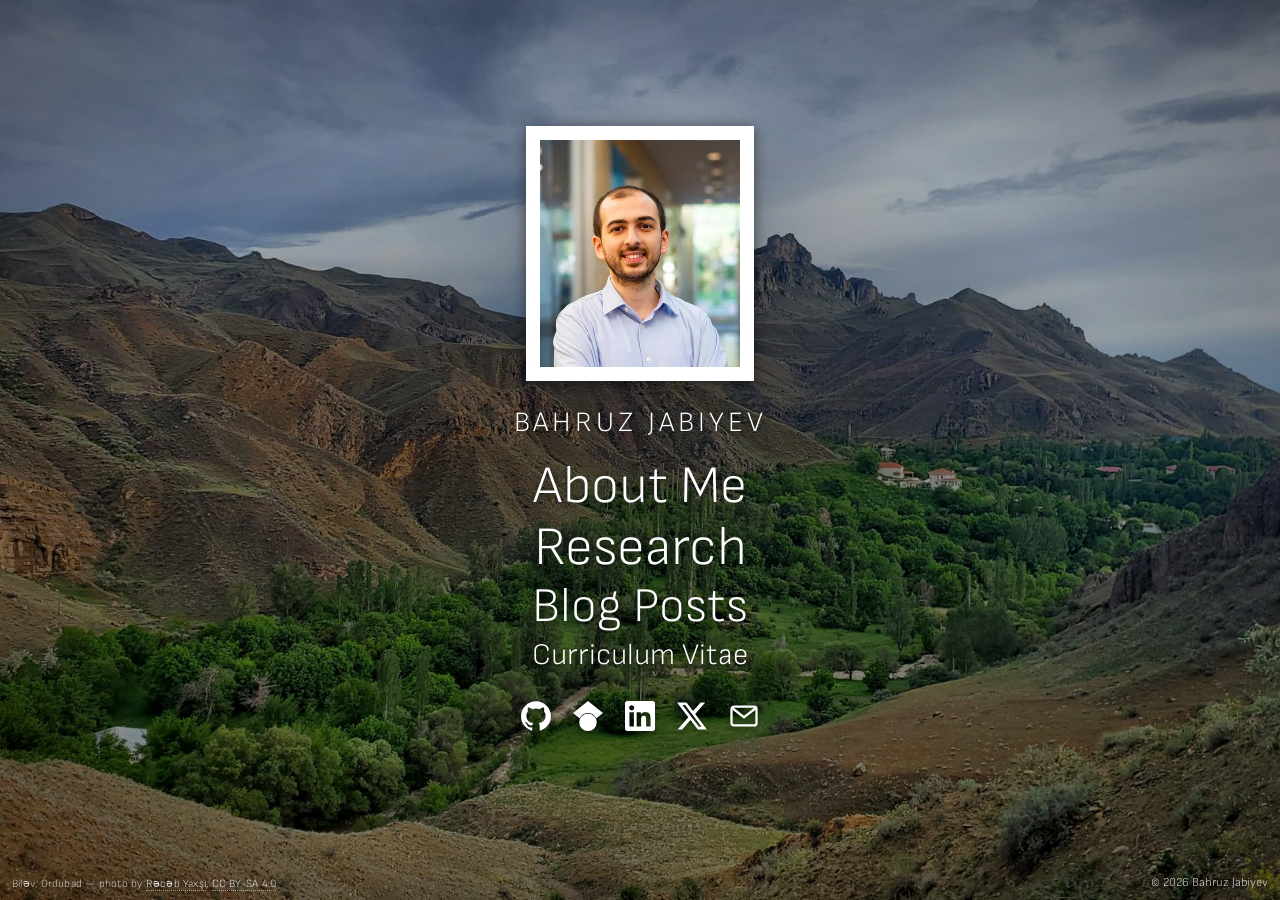
<file: index.html>
<!DOCTYPE html>
<html lang="en">
<head>
<meta charset="utf-8"/>
<meta name="viewport" content="width=device-width, initial-scale=1"/>
<title>Bahruz Jabiyev</title>
<meta name="description" content="Bahruz Jabiyev — co-founder &amp; CTO of Mulberi, security researcher. PhD in Cybersecurity."/>
<link rel="icon" href="assets/img/favicon.svg" type="image/svg+xml"/>
<link rel="preconnect" href="https://fonts.googleapis.com"/>
<link rel="preconnect" href="https://fonts.gstatic.com" crossorigin/>
<link href="https://fonts.googleapis.com/css2?family=Sofia+Sans:wght@300;400&amp;display=swap" rel="stylesheet"/>
<style>
html {
  background-color: #020202;
  background-image: url('assets/img/bilev.jpg');
  background-attachment: fixed;
  background-position: center center;
  background-repeat: no-repeat;
  background-size: cover;
  height: 100%;
  overflow-x: hidden;
  overflow-y: auto;
}
html, body {
  margin: 0;
  font-family: 'Sofia Sans', 'Helvetica', 'Arial', sans-serif;
  font-weight: 300;
  color: #FFFFFF;
  text-shadow: 0 1px 6px rgba(0,0,0,0.55);
}
/* dark scrim so white text stays legible over the daylight photo */
#scrim {
  position: fixed; top: 0; left: 0; right: 0; bottom: 0;
  background: radial-gradient(ellipse at center,
              rgba(0,0,0,0.50) 0%, rgba(0,0,0,0.32) 55%, rgba(0,0,0,0.55) 100%);
  pointer-events: none;
}
/* fade-in curtain */
#curtain {
  position: fixed; top: 0; left: 0; right: 0; bottom: 0;
  background-color: #020202;
  opacity: 1;
  transition: opacity 400ms ease-out;
  pointer-events: none;
  z-index: 500;
}
#curtain.lifted { opacity: 0; }

#content {
  position: relative;
  min-height: 100vh;
  display: flex;
  align-items: center;
  justify-content: center;
  text-align: center;
  padding: 40px 22px;
  box-sizing: border-box;
}
#content .inner { display: inline-block; text-align: center; }

#sp {
  width: 200px; height: auto;
  border: 14px solid #FFFFFF;
  box-shadow: 0 2px 14px rgba(0,0,0,0.5);
  margin-bottom: 10px;
}
#myname {
  font-size: 21pt;
  letter-spacing: 0.14em;
  text-transform: uppercase;
  margin: 10px 0 18px 0;
}
#extlinks a {
  color: #FFFFFF;
  text-decoration: none;
  cursor: pointer;
  display: inline-block;
}
#extlinks a:hover { text-shadow: 0 0 6px #FFFFFF, 0 1px 6px rgba(0,0,0,0.55); }
#elselinks { margin-top: 18px; }
#elselinks a { border: 0; text-decoration: none; }
#elselinks img {
  width: 30px; height: 30px;
  margin: 8px 9px;
  filter: drop-shadow(0 1px 3px rgba(0,0,0,0.5));
}
#elselinks img:hover { filter: drop-shadow(0 0 4px #FFFFFF); }
#emailreveal {
  margin-top: 8px; font-size: 14pt; min-height: 22px;
}
#emailreveal a { color: #FFFFFF; text-decoration: none; border-bottom: 1px solid rgba(255,255,255,0.6); }
#emailreveal a:hover { border-bottom-color: #FFFFFF; text-shadow: 0 0 6px #FFFFFF; }

#photocredit {
  position: fixed; bottom: 10px; left: 12px; z-index: 1000;
  font-size: 11px; letter-spacing: 0.02em;
  color: rgba(255,255,255,0.75);
}
#photocredit a { color: rgba(255,255,255,0.85); text-decoration: none; border-bottom: 1px dotted rgba(255,255,255,0.5); }
#photocredit a:hover { color: #FFFFFF; }
#copyright {
  position: fixed; bottom: 10px; right: 12px; z-index: 1000;
  font-size: 12px; color: rgba(255,255,255,0.85);
}

/* per-link font sizes hand-tuned so all four lines optically justify
   to the same width (the jackdoerner.net trick) */
#l-about    { font-size: 39.5pt; line-height: 45pt; }
#l-research { font-size: 40.6pt; line-height: 46pt; }
#l-blog     { font-size: 36.3pt; line-height: 43pt; }
#l-cv       { font-size: 22.4pt; line-height: 30pt; }

@media (max-width: 640px) {
  #cpname { display: none; }
}
@media (max-width: 420px) {
  #sp { width: 160px; border-width: 11px; }
  #l-about    { font-size: 30.8pt; line-height: 35pt; }
  #l-research { font-size: 31.7pt; line-height: 36pt; }
  #l-blog     { font-size: 28.3pt; line-height: 34pt; }
  #l-cv       { font-size: 17.5pt; line-height: 24pt; }
  #myname { font-size: 16pt; }
}
</style>
</head>
<body>
<div id="scrim"></div>
<div id="content">
  <div class="inner">
    <img id="sp" src="assets/img/portrait.webp" alt="Portrait of Bahruz Jabiyev" width="400" height="454"/>
    <div id="myname">Bahruz&nbsp;Jabiyev</div>
    <div id="extlinks">
      <a id="l-about" href="about/">About Me</a><br/>
      <a id="l-research" href="research/">Research</a><br/>
      <a id="l-blog" href="blog/">Blog Posts</a><br/>
      <a id="l-cv" href="files/bahruz_cv.pdf">Curriculum Vitae</a>
    </div>
    <div id="elselinks">
      <a href="https://github.com/bahruzjabiyev" target="_blank" rel="noopener"><img src="assets/icons/github.svg" alt="GitHub"/></a>
      <a href="https://scholar.google.com/citations?user=ql33eqkAAAAJ" target="_blank" rel="noopener"><img src="assets/icons/googlescholar.svg" alt="Google Scholar"/></a>
      <a href="https://www.linkedin.com/in/bahruz-jabiyev" target="_blank" rel="noopener"><img src="assets/icons/linkedin.svg" alt="LinkedIn"/></a>
      <a href="https://twitter.com/bahruzjabiyev" target="_blank" rel="noopener"><img src="assets/icons/x.svg" alt="Twitter / X"/></a>
      <a href="#" id="emailicon"><img src="assets/icons/email.svg" alt="Email"/></a>
    </div>
    <div id="emailreveal"></div>
  </div>
</div>
<div id="curtain"></div>
<div id="photocredit">
  Bil&#601;v, Ordubad &mdash; photo by
  <a href="https://commons.wikimedia.org/wiki/File:Bil%C9%99v_k%C9%99ndi_(1).jpg" target="_blank" rel="noopener">R&#601;c&#601;b Yax&#351;&#305;</a>,
  <a href="https://creativecommons.org/licenses/by-sa/4.0/" target="_blank" rel="noopener">CC&nbsp;BY-SA&nbsp;4.0</a>
</div>
<div id="copyright">&copy;&nbsp;2026<span id="cpname"> Bahruz Jabiyev</span></div>
<script>
// lift the curtain once the background image is ready (or after a fallback delay)
(function () {
  var lift = function () { document.getElementById('curtain').classList.add('lifted'); };
  var img = new Image();
  img.onload = lift;
  img.onerror = lift;
  img.src = 'assets/img/bilev.jpg';
  setTimeout(lift, 1500);
})();
// email assembled at click-time so scrapers can't harvest it from the HTML
(function () {
  var u = 'jabiyev.bahruz', d = 'gmail.com';
  document.getElementById('emailicon').addEventListener('click', function (e) {
    e.preventDefault();
    var addr = u + '@' + d;
    var el = document.getElementById('emailreveal');
    el.innerHTML = '<a href="mailto:' + addr + '">' + addr + '</a>';
  });
})();
</script>
</body>
</html>
</file>
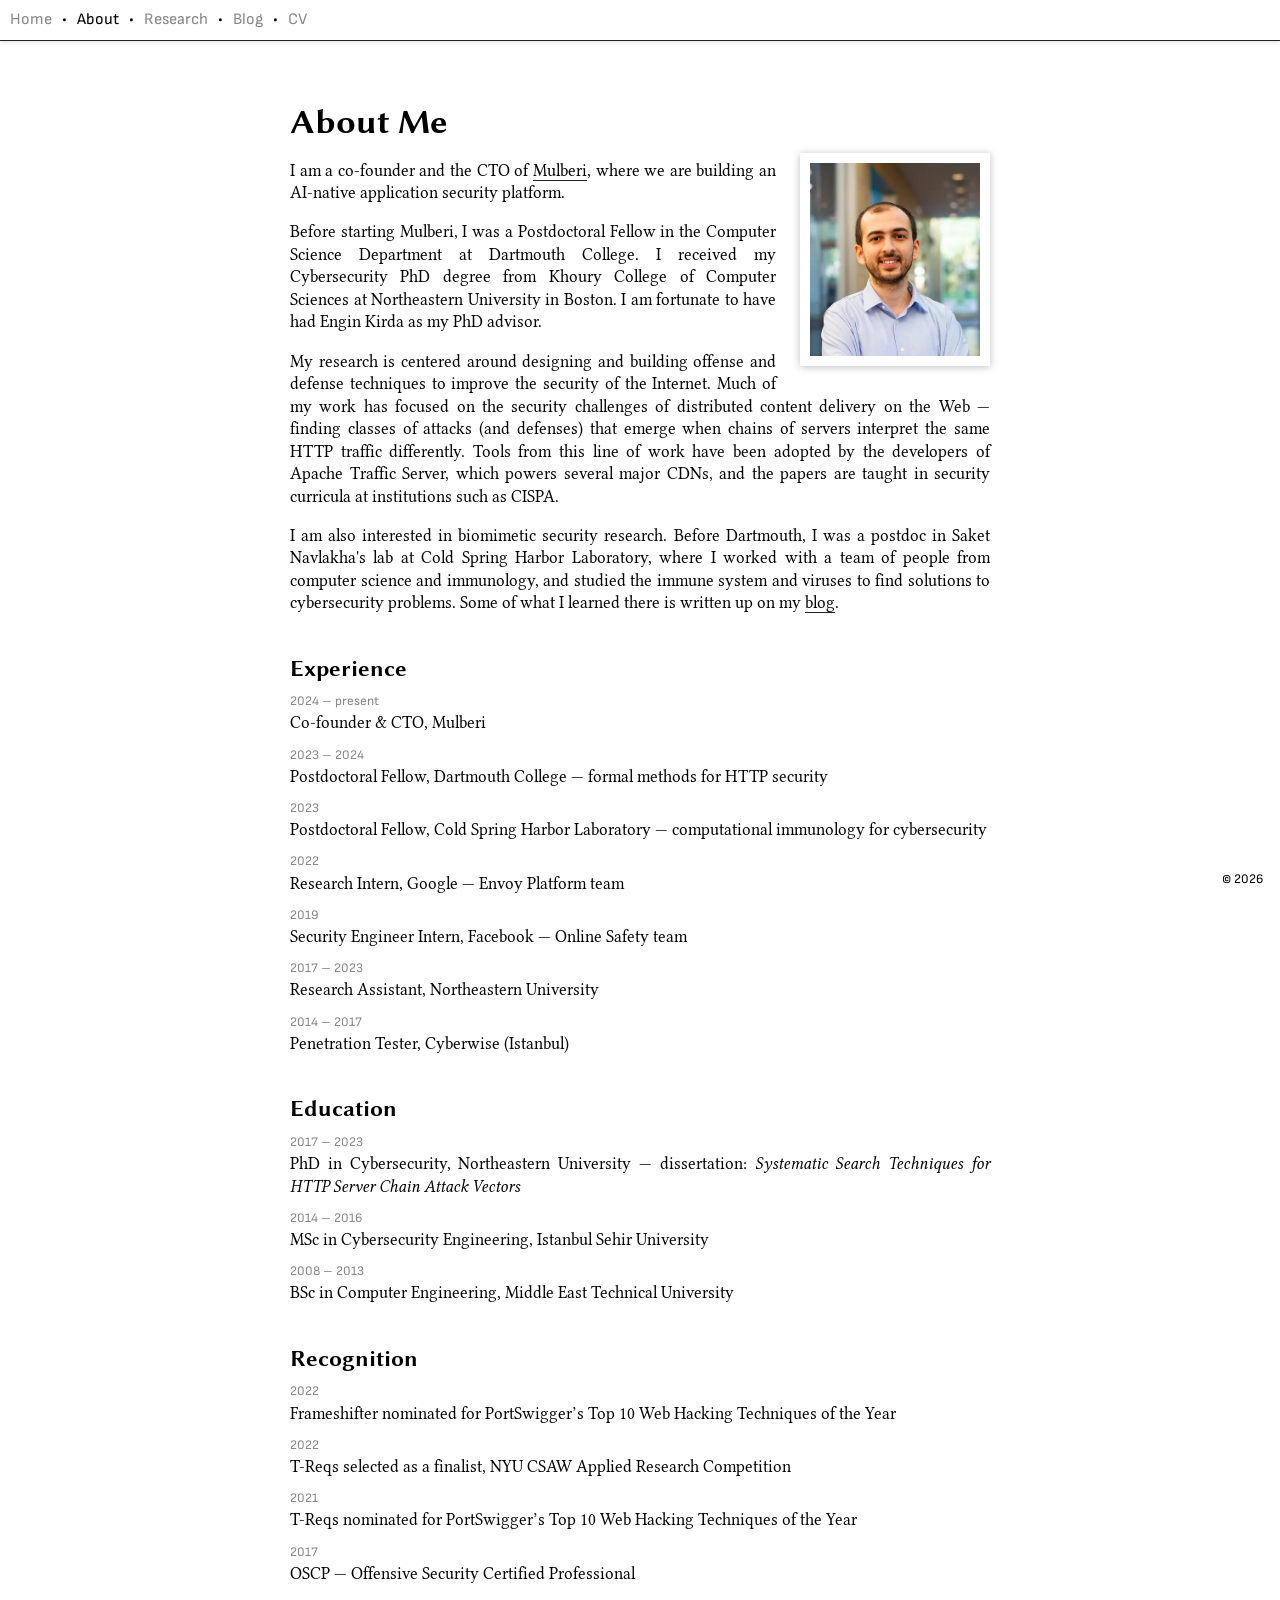
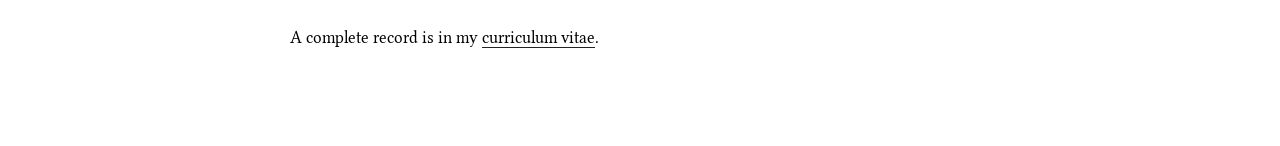
<file: about/index.html>
<!DOCTYPE html>
<html lang="en">
<head>
<meta charset="utf-8"/>
<meta name="viewport" content="width=device-width, initial-scale=1"/>
<title>About Me &mdash; Bahruz Jabiyev</title>
<link rel="icon" href="../assets/img/favicon.svg" type="image/svg+xml"/>
<link rel="preconnect" href="https://fonts.googleapis.com"/>
<link rel="preconnect" href="https://fonts.gstatic.com" crossorigin/>
<link href="https://fonts.googleapis.com/css2?family=Sofia+Sans:wght@300;400&amp;display=swap" rel="stylesheet"/>
<link rel="stylesheet" href="../assets/css/main.css"/>
<style>
#portrait {
  float: right;
  width: 170px; height: auto;
  border: 10px solid #FFFFFF;
  box-shadow: 0 1px 8px rgba(0,0,0,0.25);
  margin: 0 0 16px 24px;
}
h1 { font-size: 26pt; margin-bottom: 0.3em; }
h2 { font-size: 17pt; margin-top: 1.8em; margin-bottom: 0.4em; }
dl.rows { margin: 0; }
dl.rows dt {
  font-family: var(--sans);
  font-size: 13px; color: #888888;
  margin-top: 0.9em;
}
dl.rows dd { margin: 0.1em 0 0 0; }
@media (max-width: 520px) {
  #portrait { float: none; display: block; margin: 0 auto 20px auto; }
}
</style>
</head>
<body>
<div id="topmenu"><a href="../">Home</a>&bull;<a href="./" class="active">About</a>&bull;<a href="../research/">Research</a>&bull;<a href="../blog/">Blog</a>&bull;<a href="../files/bahruz_cv.pdf">CV</a></div>
<div id="menuspacer"></div>

<div class="readingColumn pleasantReading">
  <h1>About Me</h1>
  <img id="portrait" src="../assets/img/portrait.webp" alt="Portrait of Bahruz Jabiyev" width="400" height="454"/>

  <p>I am a co-founder and the CTO of <a href="https://mulberi.io" target="_blank" rel="noopener">Mulberi</a>, where we are building an AI-native application security platform.</p>

  <p>Before starting Mulberi, I was a Postdoctoral Fellow in the Computer Science Department at Dartmouth College. I received my Cybersecurity PhD degree from Khoury College of Computer Sciences at Northeastern University in Boston. I am fortunate to have had Engin Kirda as my PhD advisor.</p>

  <p>My research is centered around designing and building offense and defense techniques to improve the security of the Internet. Much of my work has focused on the security challenges of distributed content delivery on the Web &mdash; finding classes of attacks (and defenses) that emerge when chains of servers interpret the same HTTP traffic differently. Tools from this line of work have been adopted by the developers of Apache Traffic Server, which powers several major CDNs, and the papers are taught in security curricula at institutions such as CISPA.</p>

  <p>I am also interested in biomimetic security research. Before Dartmouth, I was a postdoc in Saket Navlakha's lab at Cold Spring Harbor Laboratory, where I worked with a team of people from computer science and immunology, and studied the immune system and viruses to find solutions to cybersecurity problems. Some of what I learned there is written up on my <a href="../blog/">blog</a>.</p>

  <h2>Experience</h2>
  <dl class="rows">
    <dt>2024 &ndash; present</dt><dd>Co-founder &amp; CTO, Mulberi</dd>
    <dt>2023 &ndash; 2024</dt><dd>Postdoctoral Fellow, Dartmouth College &mdash; formal methods for HTTP security</dd>
    <dt>2023</dt><dd>Postdoctoral Fellow, Cold Spring Harbor Laboratory &mdash; computational immunology for cybersecurity</dd>
    <dt>2022</dt><dd>Research Intern, Google &mdash; Envoy Platform team</dd>
    <dt>2019</dt><dd>Security Engineer Intern, Facebook &mdash; Online Safety team</dd>
    <dt>2017 &ndash; 2023</dt><dd>Research Assistant, Northeastern University</dd>
    <dt>2014 &ndash; 2017</dt><dd>Penetration Tester, Cyberwise (Istanbul)</dd>
  </dl>

  <h2>Education</h2>
  <dl class="rows">
    <dt>2017 &ndash; 2023</dt>
    <dd>PhD in Cybersecurity, Northeastern University &mdash; dissertation: <em>Systematic Search Techniques for HTTP Server Chain Attack Vectors</em></dd>
    <dt>2014 &ndash; 2016</dt><dd>MSc in Cybersecurity Engineering, Istanbul Sehir University</dd>
    <dt>2008 &ndash; 2013</dt><dd>BSc in Computer Engineering, Middle East Technical University</dd>
  </dl>

  <h2>Recognition</h2>
  <dl class="rows">
    <dt>2022</dt><dd>Frameshifter nominated for PortSwigger&rsquo;s Top 10 Web Hacking Techniques of the Year</dd>
    <dt>2022</dt><dd>T-Reqs selected as a finalist, NYU CSAW Applied Research Competition</dd>
    <dt>2021</dt><dd>T-Reqs nominated for PortSwigger&rsquo;s Top 10 Web Hacking Techniques of the Year</dd>
    <dt>2017</dt><dd>OSCP &mdash; Offensive Security Certified Professional</dd>
  </dl>

  <p style="margin-top:2.5em;">A complete record is in my <a href="../files/bahruz_cv.pdf">curriculum vitae</a>.</p>
</div>

<div id="copyright">&copy;&nbsp;2026</div>
</body>
</html>
</file>
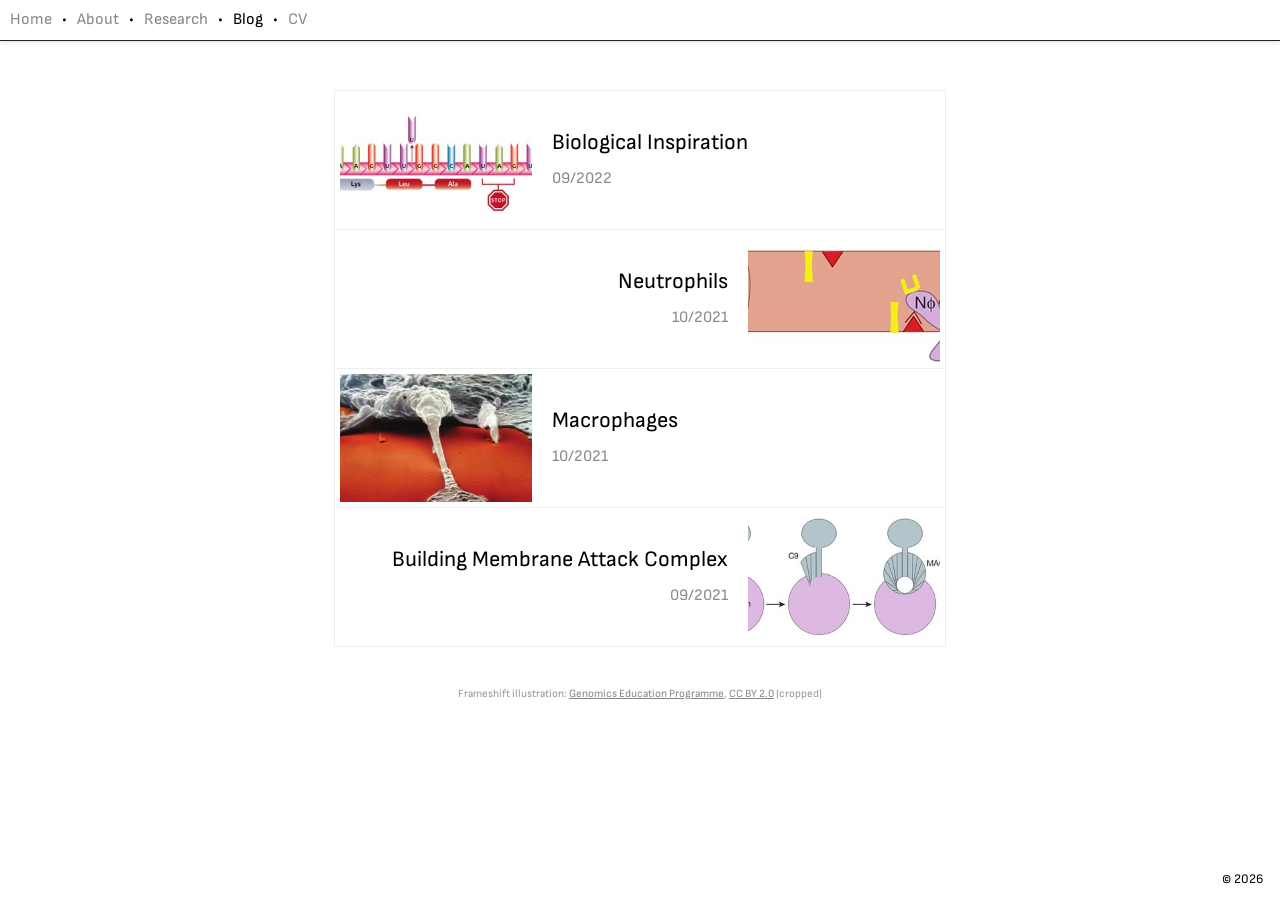
<file: blog/index.html>
<!DOCTYPE html>
<html lang="en">
<head>
<meta charset="utf-8"/>
<meta name="viewport" content="width=device-width, initial-scale=1"/>
<title>Blog &mdash; Bahruz Jabiyev</title>
<link rel="icon" href="../assets/img/favicon.svg" type="image/svg+xml"/>
<link rel="preconnect" href="https://fonts.googleapis.com"/>
<link rel="preconnect" href="https://fonts.gstatic.com" crossorigin/>
<link href="https://fonts.googleapis.com/css2?family=Sofia+Sans:wght@300;400&amp;display=swap" rel="stylesheet"/>
<link rel="stylesheet" href="../assets/css/main.css"/>
</head>
<body>
<div id="topmenu"><a href="../">Home</a>&bull;<a href="../about/">About</a>&bull;<a href="../research/">Research</a>&bull;<a href="./" class="active">Blog</a>&bull;<a href="../files/bahruz_cv.pdf">CV</a></div>
<div id="menuspacer"></div>

<div id="blogindex">
  <a class="article" href="2022/09/biological-inspiration/">
    <img src="../assets/img/blog/thumb_biological_inspiration.jpg" alt=""/>
    <span class="centerText">Biological Inspiration<br/><span class="date">09/2022</span></span>
  </a>
  <a class="article" href="2021/10/neutrophils/">
    <img src="../assets/img/blog/thumb_neutrophils.jpg" alt=""/>
    <span class="centerText">Neutrophils<br/><span class="date">10/2021</span></span>
  </a>
  <a class="article" href="2021/10/macrophages/">
    <img src="../assets/img/blog/thumb_macrophages.jpg" alt=""/>
    <span class="centerText">Macrophages<br/><span class="date">10/2021</span></span>
  </a>
  <a class="article" href="2021/09/membrane-attack-complex/">
    <img src="../assets/img/blog/thumb_mac.jpg" alt=""/>
    <span class="centerText">Building Membrane Attack Complex<br/><span class="date">09/2021</span></span>
  </a>
  <div style="font-family: var(--sans); font-size: 11px; color: #999999; margin-top: 40px;">
    Frameshift illustration: <a href="https://www.flickr.com/photos/119980645@N06/13080927393" target="_blank" rel="noopener" style="color:#888888;">Genomics Education Programme</a>,
    <a href="https://creativecommons.org/licenses/by/2.0/" target="_blank" rel="noopener" style="color:#888888;">CC&nbsp;BY&nbsp;2.0</a> (cropped)
  </div>
</div>

<div id="copyright">&copy;&nbsp;2026</div>
</body>
</html>
</file>
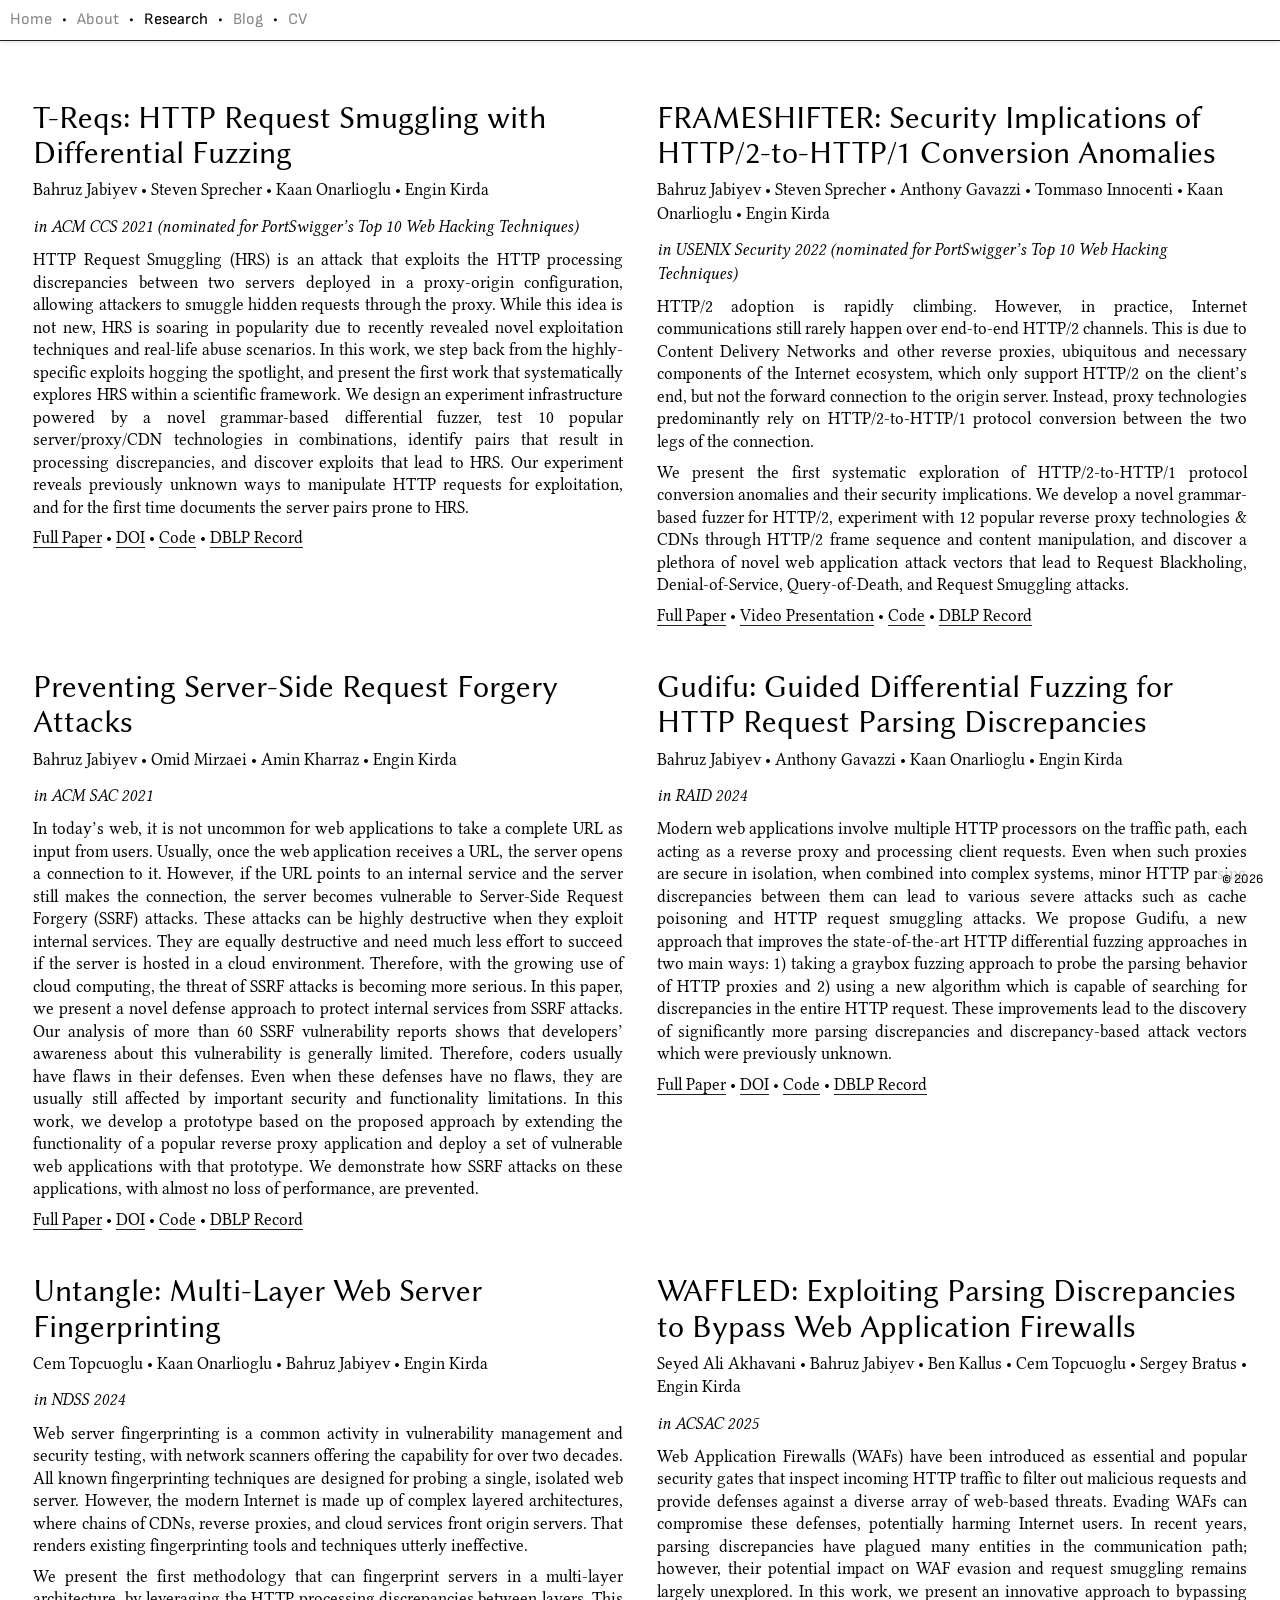
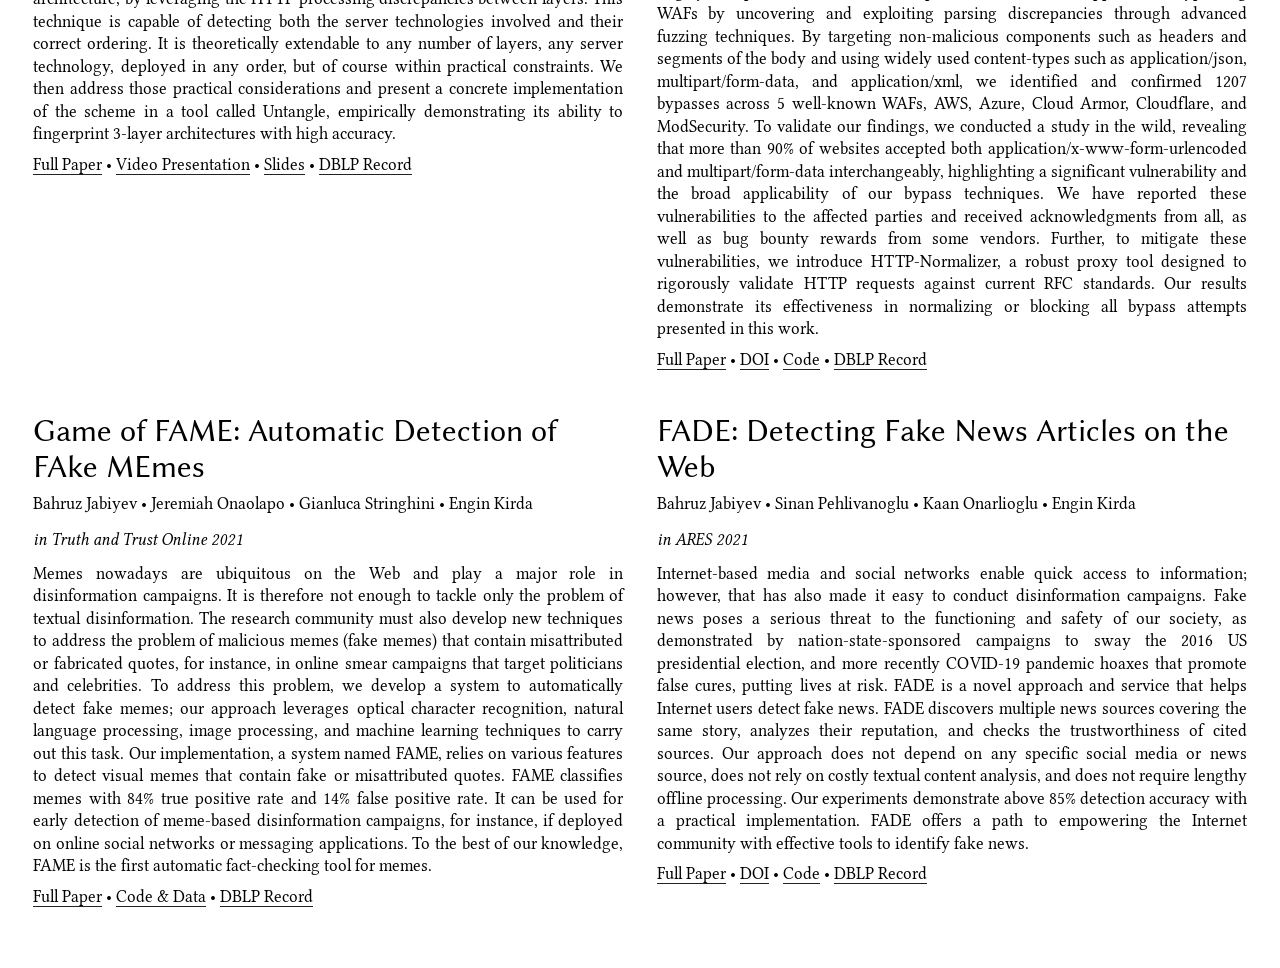
<file: research/index.html>
<!DOCTYPE html>
<html lang="en">
<head>
<meta charset="utf-8"/>
<meta name="viewport" content="width=device-width, initial-scale=1"/>
<title>Research &mdash; Bahruz Jabiyev</title>
<link rel="icon" href="../assets/img/favicon.svg" type="image/svg+xml"/>
<link rel="preconnect" href="https://fonts.googleapis.com"/>
<link rel="preconnect" href="https://fonts.gstatic.com" crossorigin/>
<link href="https://fonts.googleapis.com/css2?family=Sofia+Sans:wght@300;400&amp;display=swap" rel="stylesheet"/>
<link rel="stylesheet" href="../assets/css/main.css"/>
</head>
<body>
<div id="topmenu"><a href="../">Home</a>&bull;<a href="../about/">About</a>&bull;<a href="./" class="active">Research</a>&bull;<a href="../blog/">Blog</a>&bull;<a href="../files/bahruz_cv.pdf">CV</a></div>
<div id="menuspacer"></div>

<div id="pubmain">

<div>
  <div class="pubtitle">T-Reqs: HTTP Request Smuggling with Differential Fuzzing</div>
  <div class="authors">Bahruz Jabiyev &bull; Steven Sprecher &bull; Kaan Onarlioglu &bull; Engin Kirda</div>
  <div class="pubinfo">in ACM CCS 2021 (nominated for PortSwigger&rsquo;s Top 10 Web Hacking Techniques)</div>
  <div class="abstract"><p>HTTP Request Smuggling (HRS) is an attack that exploits the HTTP processing discrepancies between two servers deployed in a proxy-origin configuration, allowing attackers to smuggle hidden requests through the proxy. While this idea is not new, HRS is soaring in popularity due to recently revealed novel exploitation techniques and real-life abuse scenarios. In this work, we step back from the highly-specific exploits hogging the spotlight, and present the first work that systematically explores HRS within a scientific framework. We design an experiment infrastructure powered by a novel grammar-based differential fuzzer, test 10 popular server/proxy/CDN technologies in combinations, identify pairs that result in processing discrepancies, and discover exploits that lead to HRS. Our experiment reveals previously unknown ways to manipulate HTTP requests for exploitation, and for the first time documents the server pairs prone to HRS.</p></div>
  <div class="publinks"><a href="../files/papers/treqs.pdf" target="_blank" rel="noopener">Full Paper</a> &bull; <a href="https://doi.org/10.1145/3460120.3485384" target="_blank" rel="noopener">DOI</a> &bull; <a href="https://github.com/bahruzjabiyev/t-reqs" target="_blank" rel="noopener">Code</a> &bull; <a href="https://dblp.org/rec/conf/ccs/JabiyevSOK21" target="_blank" rel="noopener">DBLP Record</a></div>
</div>

<div>
  <div class="pubtitle">FRAMESHIFTER: Security Implications of HTTP/2-to-HTTP/1 Conversion Anomalies</div>
  <div class="authors">Bahruz Jabiyev &bull; Steven Sprecher &bull; Anthony Gavazzi &bull; Tommaso Innocenti &bull; Kaan Onarlioglu &bull; Engin Kirda</div>
  <div class="pubinfo">in USENIX Security 2022 (nominated for PortSwigger&rsquo;s Top 10 Web Hacking Techniques)</div>
  <div class="abstract"><p>HTTP/2 adoption is rapidly climbing. However, in practice, Internet communications still rarely happen over end-to-end HTTP/2 channels. This is due to Content Delivery Networks and other reverse proxies, ubiquitous and necessary components of the Internet ecosystem, which only support HTTP/2 on the client&rsquo;s end, but not the forward connection to the origin server. Instead, proxy technologies predominantly rely on HTTP/2-to-HTTP/1 protocol conversion between the two legs of the connection.</p>
  <p>We present the first systematic exploration of HTTP/2-to-HTTP/1 protocol conversion anomalies and their security implications. We develop a novel grammar-based fuzzer for HTTP/2, experiment with 12 popular reverse proxy technologies &amp; CDNs through HTTP/2 frame sequence and content manipulation, and discover a plethora of novel web application attack vectors that lead to Request Blackholing, Denial-of-Service, Query-of-Death, and Request Smuggling attacks.</p></div>
  <div class="publinks"><a href="../files/papers/frameshifter.pdf" target="_blank" rel="noopener">Full Paper</a> &bull; <a href="https://www.youtube.com/watch?v=fsrfECms4Ps" target="_blank" rel="noopener">Video Presentation</a> &bull; <a href="https://github.com/bahruzjabiyev/frameshifter" target="_blank" rel="noopener">Code</a> &bull; <a href="https://dblp.org/rec/conf/uss/JabiyevSGIOK22" target="_blank" rel="noopener">DBLP Record</a></div>
</div>

<div>
  <div class="pubtitle">Preventing Server-Side Request Forgery Attacks</div>
  <div class="authors">Bahruz Jabiyev &bull; Omid Mirzaei &bull; Amin Kharraz &bull; Engin Kirda</div>
  <div class="pubinfo">in ACM SAC 2021</div>
  <div class="abstract"><p>In today&rsquo;s web, it is not uncommon for web applications to take a complete URL as input from users. Usually, once the web application receives a URL, the server opens a connection to it. However, if the URL points to an internal service and the server still makes the connection, the server becomes vulnerable to Server-Side Request Forgery (SSRF) attacks. These attacks can be highly destructive when they exploit internal services. They are equally destructive and need much less effort to succeed if the server is hosted in a cloud environment. Therefore, with the growing use of cloud computing, the threat of SSRF attacks is becoming more serious. In this paper, we present a novel defense approach to protect internal services from SSRF attacks. Our analysis of more than 60 SSRF vulnerability reports shows that developers&rsquo; awareness about this vulnerability is generally limited. Therefore, coders usually have flaws in their defenses. Even when these defenses have no flaws, they are usually still affected by important security and functionality limitations. In this work, we develop a prototype based on the proposed approach by extending the functionality of a popular reverse proxy application and deploy a set of vulnerable web applications with that prototype. We demonstrate how SSRF attacks on these applications, with almost no loss of performance, are prevented.</p></div>
  <div class="publinks"><a href="../files/papers/prevent-ssrf.pdf" target="_blank" rel="noopener">Full Paper</a> &bull; <a href="https://doi.org/10.1145/3412841.3442036" target="_blank" rel="noopener">DOI</a> &bull; <a href="https://github.com/bahruzjabiyev/prevent-ssrf" target="_blank" rel="noopener">Code</a> &bull; <a href="https://dblp.org/rec/conf/sac/JabiyevMKK21" target="_blank" rel="noopener">DBLP Record</a></div>
</div>

<div>
  <div class="pubtitle">Gudifu: Guided Differential Fuzzing for HTTP Request Parsing Discrepancies</div>
  <div class="authors">Bahruz Jabiyev &bull; Anthony Gavazzi &bull; Kaan Onarlioglu &bull; Engin Kirda</div>
  <div class="pubinfo">in RAID 2024</div>
  <div class="abstract"><p>Modern web applications involve multiple HTTP processors on the traffic path, each acting as a reverse proxy and processing client requests. Even when such proxies are secure in isolation, when combined into complex systems, minor HTTP parsing discrepancies between them can lead to various severe attacks such as cache poisoning and HTTP request smuggling attacks. We propose Gudifu, a new approach that improves the state-of-the-art HTTP differential fuzzing approaches in two main ways: 1) taking a graybox fuzzing approach to probe the parsing behavior of HTTP proxies and 2) using a new algorithm which is capable of searching for discrepancies in the entire HTTP request. These improvements lead to the discovery of significantly more parsing discrepancies and discrepancy-based attack vectors which were previously unknown.</p></div>
  <div class="publinks"><a href="../files/papers/gudifu.pdf" target="_blank" rel="noopener">Full Paper</a> &bull; <a href="https://doi.org/10.1145/3678890.3678904" target="_blank" rel="noopener">DOI</a> &bull; <a href="https://github.com/bahruzjabiyev/gudifu-fuzzer" target="_blank" rel="noopener">Code</a> &bull; <a href="https://dblp.org/rec/conf/raid/JabiyevGOK24" target="_blank" rel="noopener">DBLP Record</a></div>
</div>

<div>
  <div class="pubtitle">Untangle: Multi-Layer Web Server Fingerprinting</div>
  <div class="authors">Cem Topcuoglu &bull; Kaan Onarlioglu &bull; Bahruz Jabiyev &bull; Engin Kirda</div>
  <div class="pubinfo">in NDSS 2024</div>
  <div class="abstract"><p>Web server fingerprinting is a common activity in vulnerability management and security testing, with network scanners offering the capability for over two decades. All known fingerprinting techniques are designed for probing a single, isolated web server. However, the modern Internet is made up of complex layered architectures, where chains of CDNs, reverse proxies, and cloud services front origin servers. That renders existing fingerprinting tools and techniques utterly ineffective.</p>
  <p>We present the first methodology that can fingerprint servers in a multi-layer architecture, by leveraging the HTTP processing discrepancies between layers. This technique is capable of detecting both the server technologies involved and their correct ordering. It is theoretically extendable to any number of layers, any server technology, deployed in any order, but of course within practical constraints. We then address those practical considerations and present a concrete implementation of the scheme in a tool called Untangle, empirically demonstrating its ability to fingerprint 3-layer architectures with high accuracy.</p></div>
  <div class="publinks"><a href="../files/papers/untangle.pdf" target="_blank" rel="noopener">Full Paper</a> &bull; <a href="https://www.youtube.com/watch?v=aA0yjwYh17g" target="_blank" rel="noopener">Video Presentation</a> &bull; <a href="../files/papers/untangle-slides.pdf" target="_blank" rel="noopener">Slides</a> &bull; <a href="https://dblp.org/rec/conf/ndss/TopcuogluOJK24" target="_blank" rel="noopener">DBLP Record</a></div>
</div>

<div>
  <div class="pubtitle">WAFFLED: Exploiting Parsing Discrepancies to Bypass Web Application Firewalls</div>
  <div class="authors">Seyed Ali Akhavani &bull; Bahruz Jabiyev &bull; Ben Kallus &bull; Cem Topcuoglu &bull; Sergey Bratus &bull; Engin Kirda</div>
  <div class="pubinfo">in ACSAC 2025</div>
  <div class="abstract"><p>Web Application Firewalls (WAFs) have been introduced as essential and popular security gates that inspect incoming HTTP traffic to filter out malicious requests and provide defenses against a diverse array of web-based threats. Evading WAFs can compromise these defenses, potentially harming Internet users. In recent years, parsing discrepancies have plagued many entities in the communication path; however, their potential impact on WAF evasion and request smuggling remains largely unexplored. In this work, we present an innovative approach to bypassing WAFs by uncovering and exploiting parsing discrepancies through advanced fuzzing techniques. By targeting non-malicious components such as headers and segments of the body and using widely used content-types such as application/json, multipart/form-data, and application/xml, we identified and confirmed 1207 bypasses across 5 well-known WAFs, AWS, Azure, Cloud Armor, Cloudflare, and ModSecurity. To validate our findings, we conducted a study in the wild, revealing that more than 90% of websites accepted both application/x-www-form-urlencoded and multipart/form-data interchangeably, highlighting a significant vulnerability and the broad applicability of our bypass techniques. We have reported these vulnerabilities to the affected parties and received acknowledgments from all, as well as bug bounty rewards from some vendors. Further, to mitigate these vulnerabilities, we introduce HTTP-Normalizer, a robust proxy tool designed to rigorously validate HTTP requests against current RFC standards. Our results demonstrate its effectiveness in normalizing or blocking all bypass attempts presented in this work.</p></div>
  <div class="publinks"><a href="../files/papers/waffled.pdf" target="_blank" rel="noopener">Full Paper</a> &bull; <a href="https://doi.org/10.1109/ACSAC67867.2025.00062" target="_blank" rel="noopener">DOI</a> &bull; <a href="https://github.com/sa-akhavani/waffled" target="_blank" rel="noopener">Code</a> &bull; <a href="https://dblp.org/rec/conf/acsac/AkhavaniJKTBK25" target="_blank" rel="noopener">DBLP Record</a></div>
</div>

<div>
  <div class="pubtitle">Game of FAME: Automatic Detection of FAke MEmes</div>
  <div class="authors">Bahruz Jabiyev &bull; Jeremiah Onaolapo &bull; Gianluca Stringhini &bull; Engin Kirda</div>
  <div class="pubinfo">in Truth and Trust Online 2021</div>
  <div class="abstract"><p>Memes nowadays are ubiquitous on the Web and play a major role in disinformation campaigns. It is therefore not enough to tackle only the problem of textual disinformation. The research community must also develop new techniques to address the problem of malicious memes (fake memes) that contain misattributed or fabricated quotes, for instance, in online smear campaigns that target politicians and celebrities. To address this problem, we develop a system to automatically detect fake memes; our approach leverages optical character recognition, natural language processing, image processing, and machine learning techniques to carry out this task. Our implementation, a system named FAME, relies on various features to detect visual memes that contain fake or misattributed quotes. FAME classifies memes with 84% true positive rate and 14% false positive rate. It can be used for early detection of meme-based disinformation campaigns, for instance, if deployed on online social networks or messaging applications. To the best of our knowledge, FAME is the first automatic fact-checking tool for memes.</p></div>
  <div class="publinks"><a href="../files/papers/fame.pdf" target="_blank" rel="noopener">Full Paper</a> &bull; <a href="https://github.com/bahruzjabiyev/FAME-paper" target="_blank" rel="noopener">Code &amp; Data</a> &bull; <a href="https://dblp.org/rec/conf/tto/JabiyevOSK21" target="_blank" rel="noopener">DBLP Record</a></div>
</div>

<div>
  <div class="pubtitle">FADE: Detecting Fake News Articles on the Web</div>
  <div class="authors">Bahruz Jabiyev &bull; Sinan Pehlivanoglu &bull; Kaan Onarlioglu &bull; Engin Kirda</div>
  <div class="pubinfo">in ARES 2021</div>
  <div class="abstract"><p>Internet-based media and social networks enable quick access to information; however, that has also made it easy to conduct disinformation campaigns. Fake news poses a serious threat to the functioning and safety of our society, as demonstrated by nation-state-sponsored campaigns to sway the 2016 US presidential election, and more recently COVID-19 pandemic hoaxes that promote false cures, putting lives at risk. FADE is a novel approach and service that helps Internet users detect fake news. FADE discovers multiple news sources covering the same story, analyzes their reputation, and checks the trustworthiness of cited sources. Our approach does not depend on any specific social media or news source, does not rely on costly textual content analysis, and does not require lengthy offline processing. Our experiments demonstrate above 85% detection accuracy with a practical implementation. FADE offers a path to empowering the Internet community with effective tools to identify fake news.</p></div>
  <div class="publinks"><a href="../files/papers/fade.pdf" target="_blank" rel="noopener">Full Paper</a> &bull; <a href="https://doi.org/10.1145/3465481.3465751" target="_blank" rel="noopener">DOI</a> &bull; <a href="https://github.com/bahruzjabiyev/FADE" target="_blank" rel="noopener">Code</a> &bull; <a href="https://dblp.org/rec/conf/IEEEares/JabiyevPOK21" target="_blank" rel="noopener">DBLP Record</a></div>
</div>

</div>

<div id="copyright">&copy;&nbsp;2026</div>
<script>
// papers scattered on a desk: a slight random tilt, but only on reload
if (performance.getEntriesByType && performance.getEntriesByType("navigation")[0] &&
    performance.getEntriesByType("navigation")[0].type === 'reload') {
  var els = document.querySelectorAll("#pubmain > div");
  for (var i = 0; i < els.length; i++) {
    els[i].style.transform = "rotate(" + (1.5 * Math.random() - 0.75) + "deg)";
  }
}
</script>
</body>
</html>
</file>
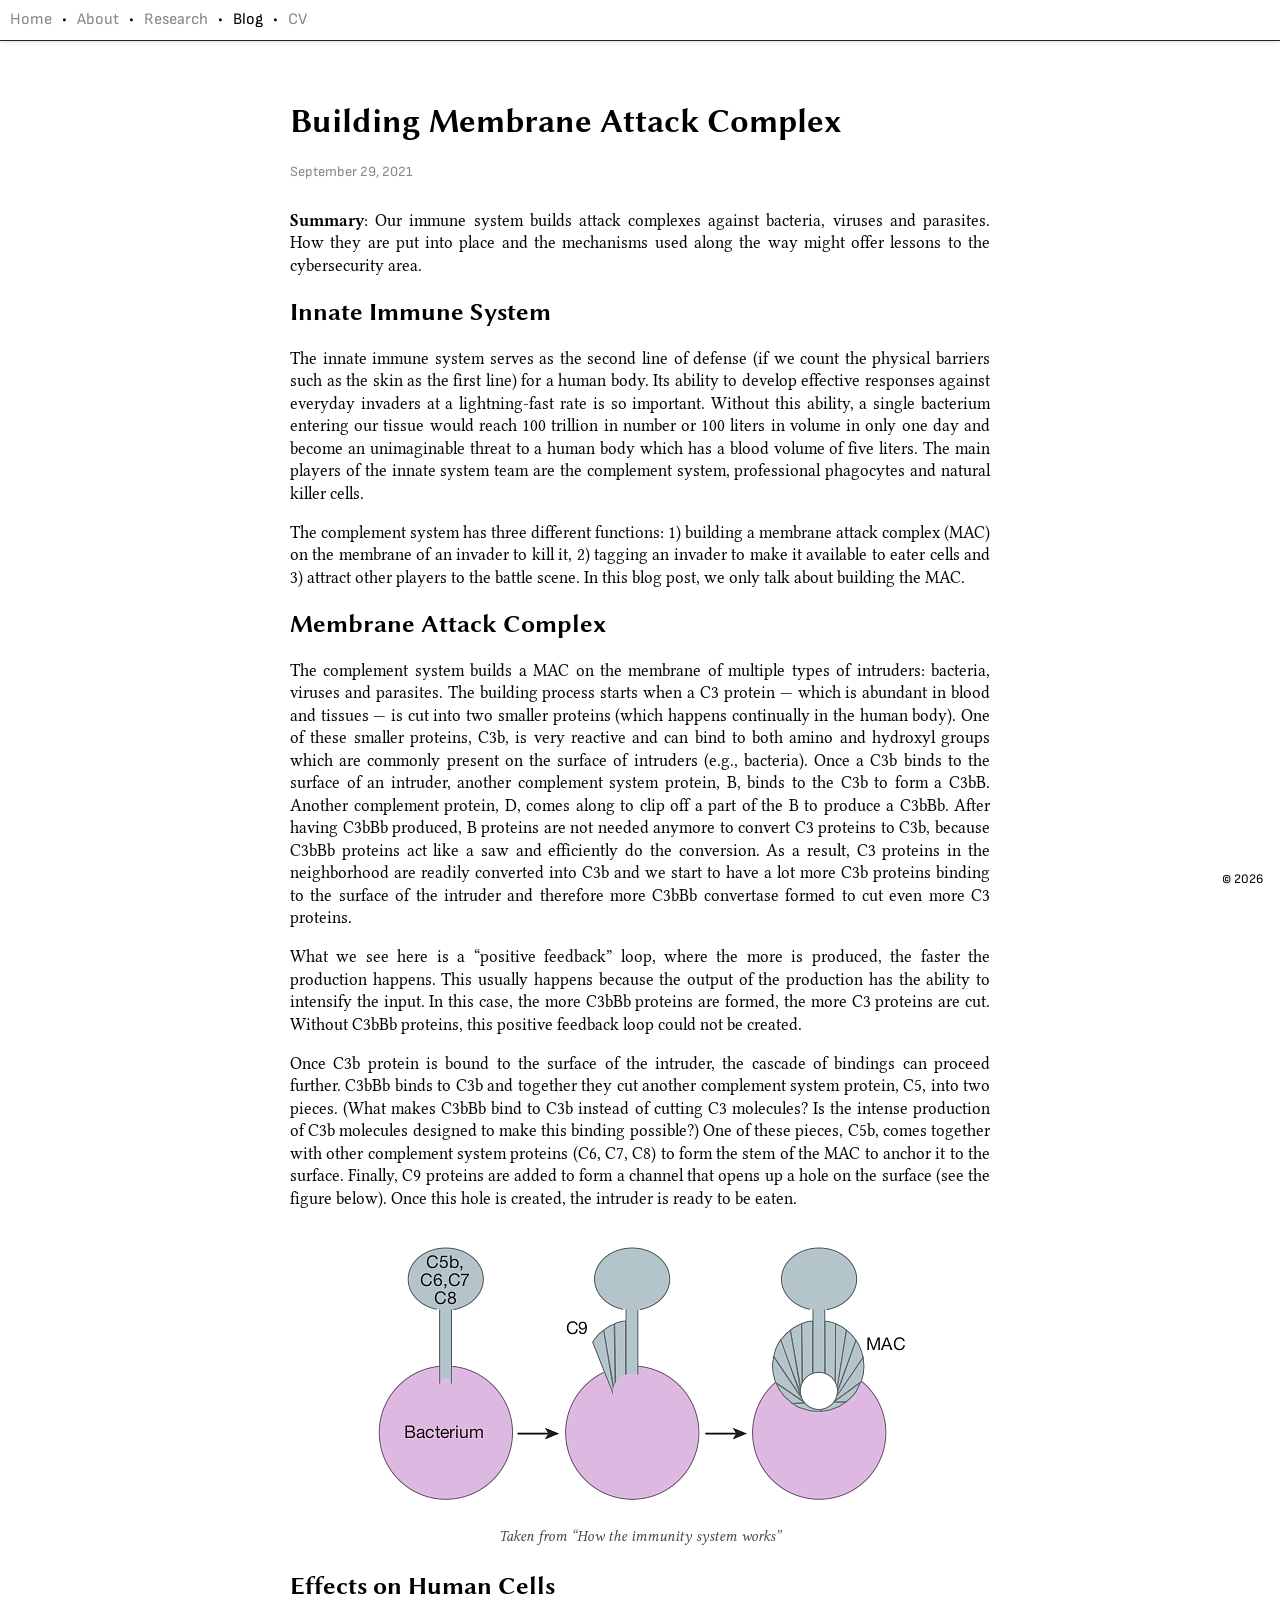
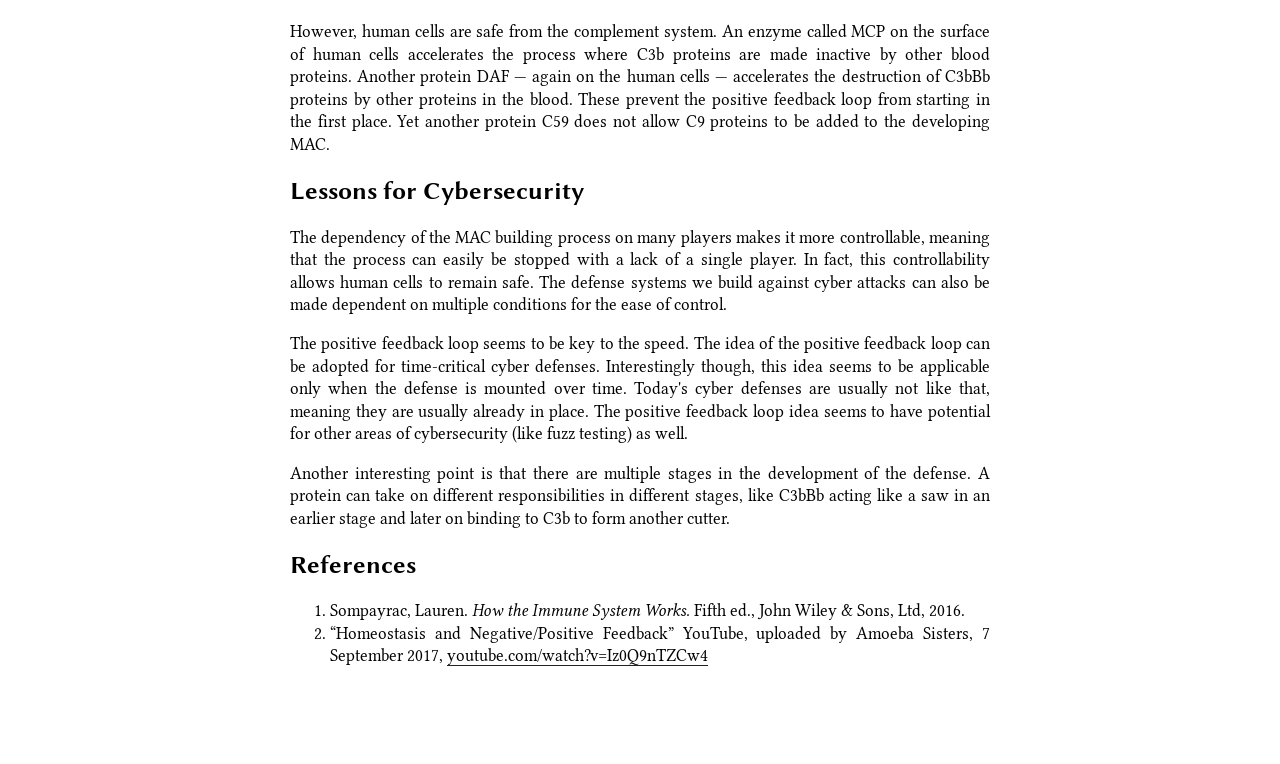
<file: blog/2021/09/membrane-attack-complex/index.html>
<!DOCTYPE html>
<html lang="en">
<head>
<meta charset="utf-8"/>
<meta name="viewport" content="width=device-width, initial-scale=1"/>
<title>Building Membrane Attack Complex &mdash; Bahruz Jabiyev</title>
<link rel="icon" href="../../../../assets/img/favicon.svg" type="image/svg+xml"/>
<link rel="preconnect" href="https://fonts.googleapis.com"/>
<link rel="preconnect" href="https://fonts.gstatic.com" crossorigin/>
<link href="https://fonts.googleapis.com/css2?family=Sofia+Sans:wght@300;400&amp;display=swap" rel="stylesheet"/>
<link rel="stylesheet" href="../../../../assets/css/main.css"/>
</head>
<body>
<div id="topmenu"><a href="../../../../">Home</a>&bull;<a href="../../../../about/">About</a>&bull;<a href="../../../../research/">Research</a>&bull;<a href="../../../../blog/" class="active">Blog</a>&bull;<a href="../../../../files/bahruz_cv.pdf">CV</a></div>
<div id="menuspacer"></div>

<div class="readingColumn pleasantReading">
  <h1>Building Membrane Attack Complex</h1>
  <div class="postdate">September 29, 2021</div>

  <p><strong>Summary</strong>: Our immune system builds attack complexes against bacteria, viruses and parasites. How they are put into place and the mechanisms used along the way might offer lessons to the cybersecurity area.</p>

  <h2>Innate Immune System</h2>

  <p>The innate immune system serves as the second line of defense (if we count the physical barriers such as the skin as the first line) for a human body. Its ability to develop effective responses against everyday invaders at a lightning-fast rate is so important. Without this ability, a single bacterium entering our tissue would reach 100 trillion in number or 100 liters in volume in only one day and become an unimaginable threat to a human body which has a blood volume of five liters. The main players of the innate system team are the complement system, professional phagocytes and natural killer cells.</p>

  <p>The complement system has three different functions: 1) building a membrane attack complex (MAC) on the membrane of an invader to kill it, 2) tagging an invader to make it available to eater cells and 3) attract other players to the battle scene. In this blog post, we only talk about building the MAC.</p>

  <h2>Membrane Attack Complex</h2>

  <p>The complement system builds a MAC on the membrane of multiple types of intruders: bacteria, viruses and parasites. The building process starts when a C3 protein &mdash; which is abundant in blood and tissues &mdash; is cut into two smaller proteins (which happens continually in the human body). One of these smaller proteins, C3b, is very reactive and can bind to both amino and hydroxyl groups which are commonly present on the surface of intruders (e.g., bacteria). Once a C3b binds to the surface of an intruder, another complement system protein, B, binds to the C3b to form a C3bB. Another complement protein, D, comes along to clip off a part of the B to produce a C3bBb. After having C3bBb produced, B proteins are not needed anymore to convert C3 proteins to C3b, because C3bBb proteins act like a saw and efficiently do the conversion. As a result, C3 proteins in the neighborhood are readily converted into C3b and we start to have a lot more C3b proteins binding to the surface of the intruder and therefore more C3bBb convertase formed to cut even more C3 proteins.</p>

  <p>What we see here is a &ldquo;positive feedback&rdquo; loop, where the more is produced, the faster the production happens. This usually happens because the output of the production has the ability to intensify the input. In this case, the more C3bBb proteins are formed, the more C3 proteins are cut. Without C3bBb proteins, this positive feedback loop could not be created.</p>

  <p>Once C3b protein is bound to the surface of the intruder, the cascade of bindings can proceed further. C3bBb binds to C3b and together they cut another complement system protein, C5, into two pieces. (What makes C3bBb bind to C3b instead of cutting C3 molecules? Is the intense production of C3b molecules designed to make this binding possible?) One of these pieces, C5b, comes together with other complement system proteins (C6, C7, C8) to form the stem of the MAC to anchor it to the surface. Finally, C9 proteins are added to form a channel that opens up a hole on the surface (see the figure below). Once this hole is created, the intruder is ready to be eaten.</p>

  <figure>
    <img src="../../../../assets/img/blog/membrane_attack_complex.png" alt="Three-panel diagram of the membrane attack complex forming a pore on a bacterial membrane"/>
    <figcaption>Taken from &ldquo;How the immunity system works&rdquo;</figcaption>
  </figure>

  <h2>Effects on Human Cells</h2>

  <p>However, human cells are safe from the complement system. An enzyme called MCP on the surface of human cells accelerates the process where C3b proteins are made inactive by other blood proteins. Another protein DAF &mdash; again on the human cells &mdash; accelerates the destruction of C3bBb proteins by other proteins in the blood. These prevent the positive feedback loop from starting in the first place. Yet another protein C59 does not allow C9 proteins to be added to the developing MAC.</p>

  <h2>Lessons for Cybersecurity</h2>

  <p>The dependency of the MAC building process on many players makes it more controllable, meaning that the process can easily be stopped with a lack of a single player. In fact, this controllability allows human cells to remain safe. The defense systems we build against cyber attacks can also be made dependent on multiple conditions for the ease of control.</p>

  <p>The positive feedback loop seems to be key to the speed. The idea of the positive feedback loop can be adopted for time-critical cyber defenses. Interestingly though, this idea seems to be applicable only when the defense is mounted over time. Today's cyber defenses are usually not like that, meaning they are usually already in place. The positive feedback loop idea seems to have potential for other areas of cybersecurity (like fuzz testing) as well.</p>

  <p>Another interesting point is that there are multiple stages in the development of the defense. A protein can take on different responsibilities in different stages, like C3bBb acting like a saw in an earlier stage and later on binding to C3b to form another cutter.</p>

  <h2>References</h2>
  <ol>
    <li>Sompayrac, Lauren. <em>How the Immune System Works.</em> Fifth ed., John Wiley &amp; Sons, Ltd, 2016.</li>
    <li>&ldquo;Homeostasis and Negative/Positive Feedback&rdquo; YouTube, uploaded by Amoeba Sisters, 7 September 2017, <a href="https://www.youtube.com/watch?v=Iz0Q9nTZCw4" target="_blank" rel="noopener">youtube.com/watch?v=Iz0Q9nTZCw4</a></li>
  </ol>
</div>

<div id="copyright">&copy;&nbsp;2026</div>
</body>
</html>
</file>
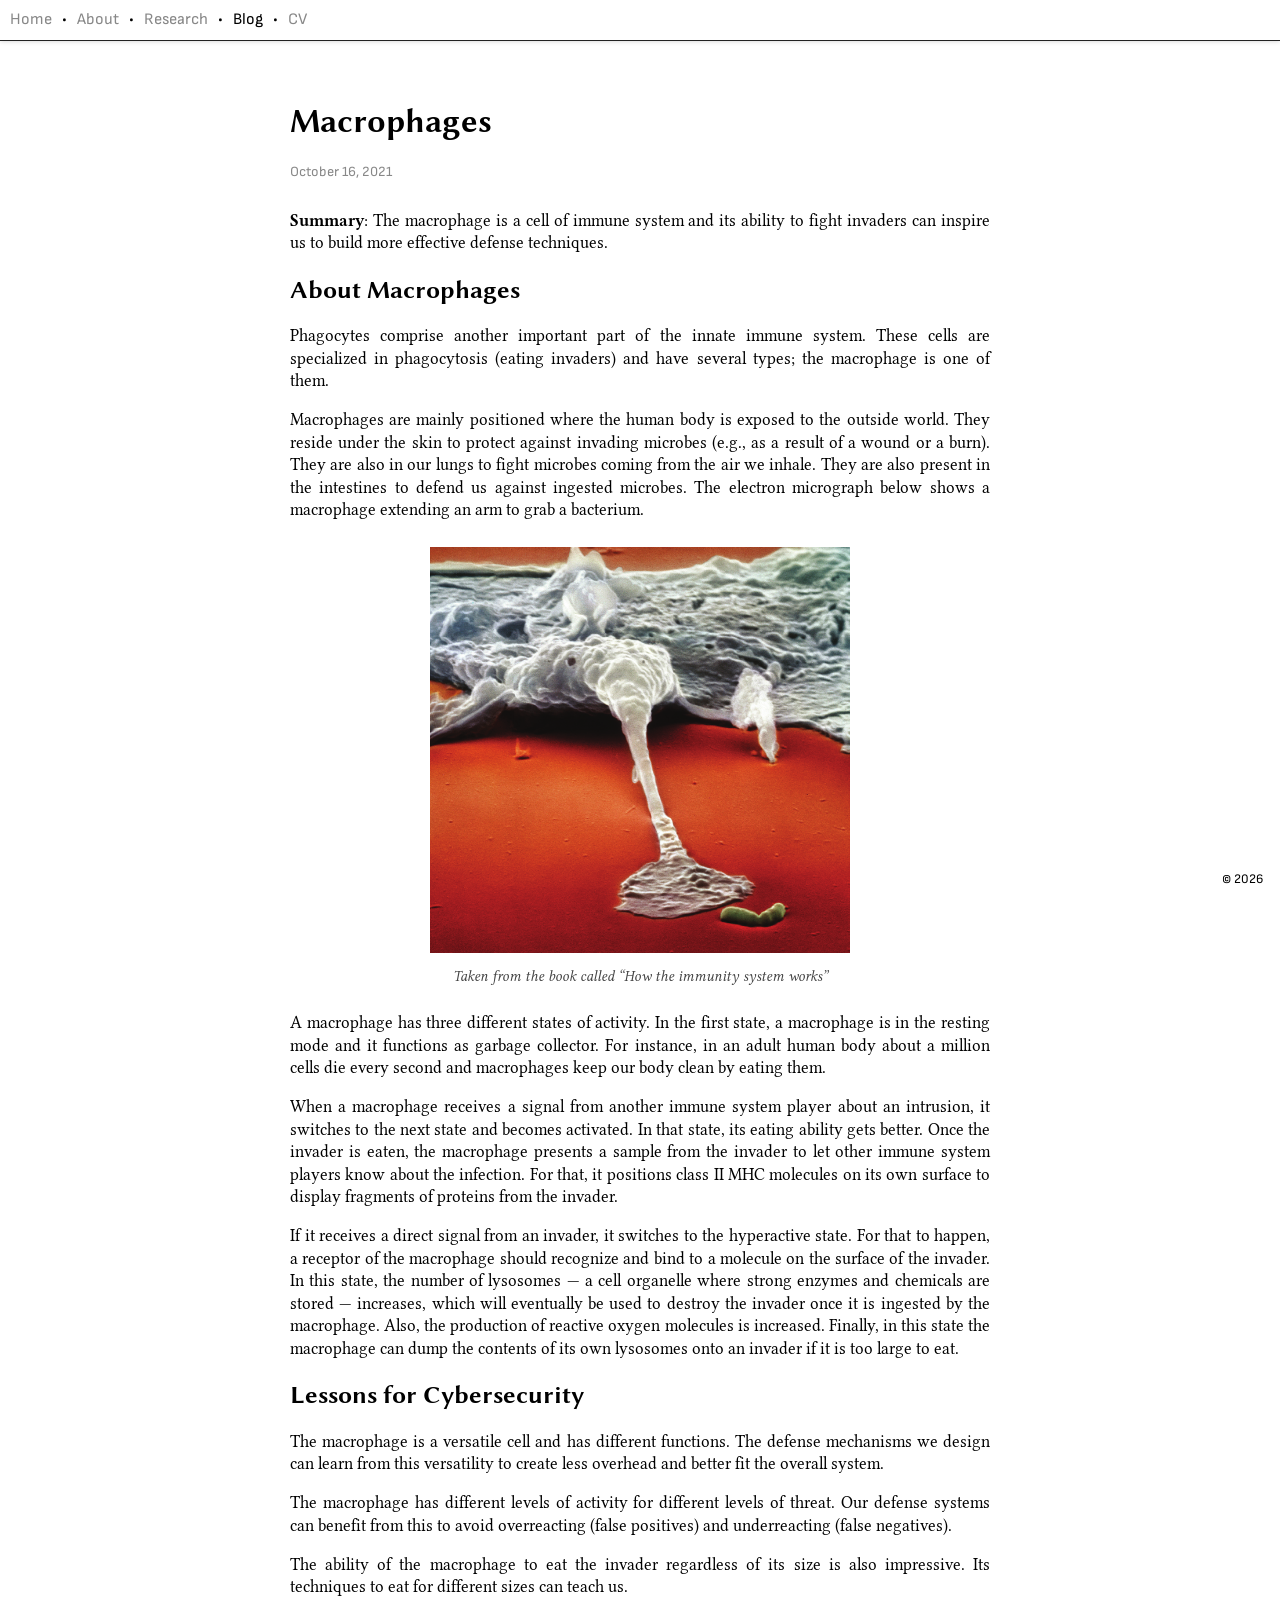
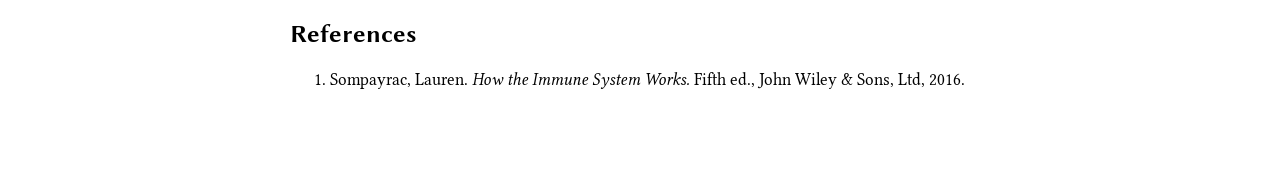
<file: blog/2021/10/macrophages/index.html>
<!DOCTYPE html>
<html lang="en">
<head>
<meta charset="utf-8"/>
<meta name="viewport" content="width=device-width, initial-scale=1"/>
<title>Macrophages &mdash; Bahruz Jabiyev</title>
<link rel="icon" href="../../../../assets/img/favicon.svg" type="image/svg+xml"/>
<link rel="preconnect" href="https://fonts.googleapis.com"/>
<link rel="preconnect" href="https://fonts.gstatic.com" crossorigin/>
<link href="https://fonts.googleapis.com/css2?family=Sofia+Sans:wght@300;400&amp;display=swap" rel="stylesheet"/>
<link rel="stylesheet" href="../../../../assets/css/main.css"/>
</head>
<body>
<div id="topmenu"><a href="../../../../">Home</a>&bull;<a href="../../../../about/">About</a>&bull;<a href="../../../../research/">Research</a>&bull;<a href="../../../../blog/" class="active">Blog</a>&bull;<a href="../../../../files/bahruz_cv.pdf">CV</a></div>
<div id="menuspacer"></div>

<div class="readingColumn pleasantReading">
  <h1>Macrophages</h1>
  <div class="postdate">October 16, 2021</div>

  <p><strong>Summary</strong>: The macrophage is a cell of immune system and its ability to fight invaders can inspire us to build more effective defense techniques.</p>

  <h2>About Macrophages</h2>

  <p>Phagocytes comprise another important part of the innate immune system. These cells are specialized in phagocytosis (eating invaders) and have several types; the macrophage is one of them.</p>

  <p>Macrophages are mainly positioned where the human body is exposed to the outside world. They reside under the skin to protect against invading microbes (e.g., as a result of a wound or a burn). They are also in our lungs to fight microbes coming from the air we inhale. They are also present in the intestines to defend us against ingested microbes. The electron micrograph below shows a macrophage extending an arm to grab a bacterium.</p>

  <figure>
    <img src="../../../../assets/img/blog/macrophage_electron.png" alt="Electron micrograph of a macrophage extending a pseudopod toward a bacterium" style="max-width:60%;"/>
    <figcaption>Taken from the book called &ldquo;How the immunity system works&rdquo;</figcaption>
  </figure>

  <p>A macrophage has three different states of activity. In the first state, a macrophage is in the resting mode and it functions as garbage collector. For instance, in an adult human body about a million cells die every second and macrophages keep our body clean by eating them.</p>

  <p>When a macrophage receives a signal from another immune system player about an intrusion, it switches to the next state and becomes activated. In that state, its eating ability gets better. Once the invader is eaten, the macrophage presents a sample from the invader to let other immune system players know about the infection. For that, it positions class II MHC molecules on its own surface to display fragments of proteins from the invader.</p>

  <p>If it receives a direct signal from an invader, it switches to the hyperactive state. For that to happen, a receptor of the macrophage should recognize and bind to a molecule on the surface of the invader. In this state, the number of lysosomes &mdash; a cell organelle where strong enzymes and chemicals are stored &mdash; increases, which will eventually be used to destroy the invader once it is ingested by the macrophage. Also, the production of reactive oxygen molecules is increased. Finally, in this state the macrophage can dump the contents of its own lysosomes onto an invader if it is too large to eat.</p>

  <h2>Lessons for Cybersecurity</h2>

  <p>The macrophage is a versatile cell and has different functions. The defense mechanisms we design can learn from this versatility to create less overhead and better fit the overall system.</p>

  <p>The macrophage has different levels of activity for different levels of threat. Our defense systems can benefit from this to avoid overreacting (false positives) and underreacting (false negatives).</p>

  <p>The ability of the macrophage to eat the invader regardless of its size is also impressive. Its techniques to eat for different sizes can teach us.</p>

  <h2>References</h2>
  <ol>
    <li>Sompayrac, Lauren. <em>How the Immune System Works.</em> Fifth ed., John Wiley &amp; Sons, Ltd, 2016.</li>
  </ol>
</div>

<div id="copyright">&copy;&nbsp;2026</div>
</body>
</html>
</file>
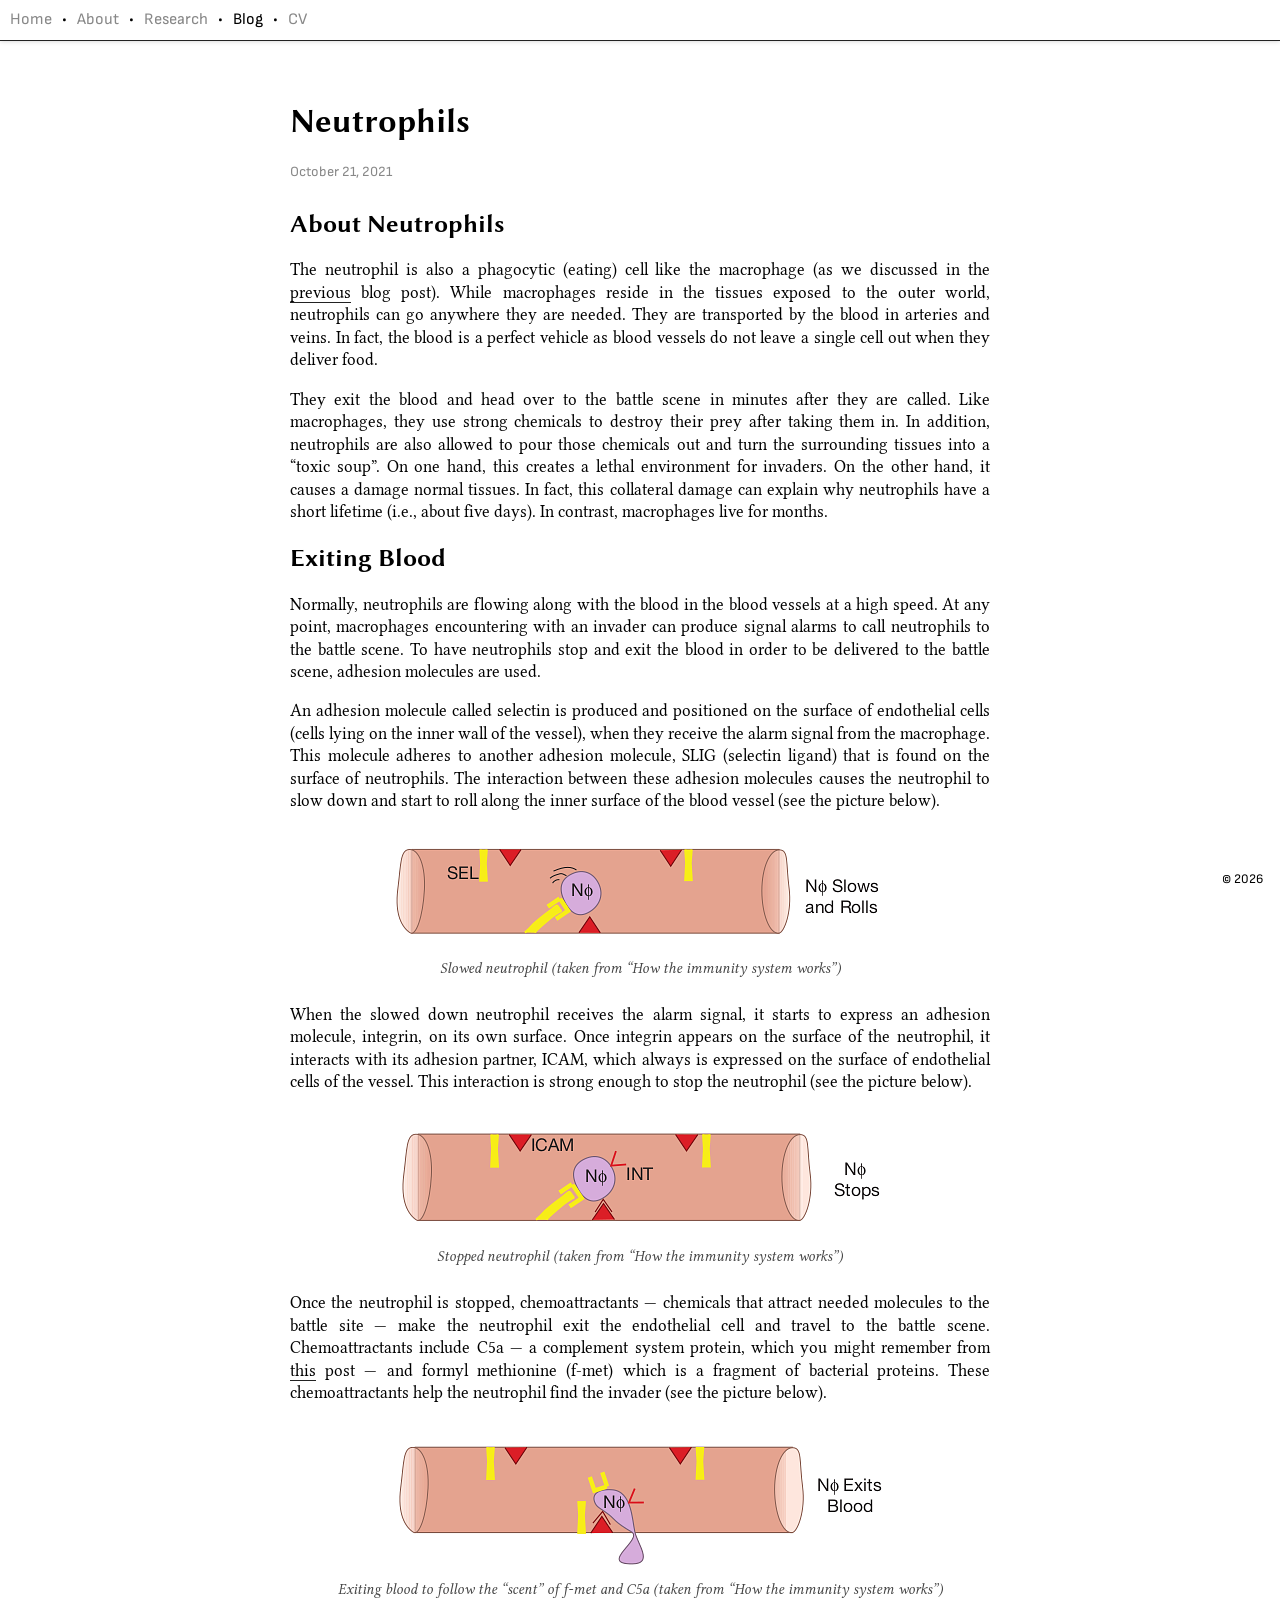
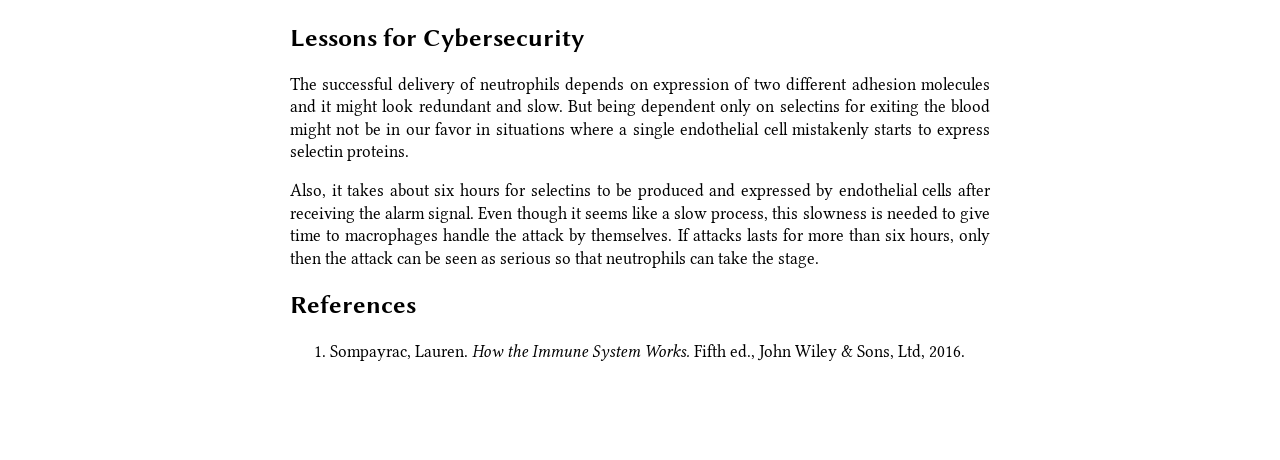
<file: blog/2021/10/neutrophils/index.html>
<!DOCTYPE html>
<html lang="en">
<head>
<meta charset="utf-8"/>
<meta name="viewport" content="width=device-width, initial-scale=1"/>
<title>Neutrophils &mdash; Bahruz Jabiyev</title>
<link rel="icon" href="../../../../assets/img/favicon.svg" type="image/svg+xml"/>
<link rel="preconnect" href="https://fonts.googleapis.com"/>
<link rel="preconnect" href="https://fonts.gstatic.com" crossorigin/>
<link href="https://fonts.googleapis.com/css2?family=Sofia+Sans:wght@300;400&amp;display=swap" rel="stylesheet"/>
<link rel="stylesheet" href="../../../../assets/css/main.css"/>
</head>
<body>
<div id="topmenu"><a href="../../../../">Home</a>&bull;<a href="../../../../about/">About</a>&bull;<a href="../../../../research/">Research</a>&bull;<a href="../../../../blog/" class="active">Blog</a>&bull;<a href="../../../../files/bahruz_cv.pdf">CV</a></div>
<div id="menuspacer"></div>

<div class="readingColumn pleasantReading">
  <h1>Neutrophils</h1>
  <div class="postdate">October 21, 2021</div>

  <h2>About Neutrophils</h2>

  <p>The neutrophil is also a phagocytic (eating) cell like the macrophage (as we discussed in the <a href="../../../../blog/2021/10/macrophages/">previous</a> blog post). While macrophages reside in the tissues exposed to the outer world, neutrophils can go anywhere they are needed. They are transported by the blood in arteries and veins. In fact, the blood is a perfect vehicle as blood vessels do not leave a single cell out when they deliver food.</p>

  <p>They exit the blood and head over to the battle scene in minutes after they are called. Like macrophages, they use strong chemicals to destroy their prey after taking them in. In addition, neutrophils are also allowed to pour those chemicals out and turn the surrounding tissues into a &ldquo;toxic soup&rdquo;. On one hand, this creates a lethal environment for invaders. On the other hand, it causes a damage normal tissues. In fact, this collateral damage can explain why neutrophils have a short lifetime (i.e., about five days). In contrast, macrophages live for months.</p>

  <h2>Exiting Blood</h2>

  <p>Normally, neutrophils are flowing along with the blood in the blood vessels at a high speed. At any point, macrophages encountering with an invader can produce signal alarms to call neutrophils to the battle scene. To have neutrophils stop and exit the blood in order to be delivered to the battle scene, adhesion molecules are used.</p>

  <p>An adhesion molecule called selectin is produced and positioned on the surface of endothelial cells (cells lying on the inner wall of the vessel), when they receive the alarm signal from the macrophage. This molecule adheres to another adhesion molecule, SLIG (selectin ligand) that is found on the surface of neutrophils. The interaction between these adhesion molecules causes the neutrophil to slow down and start to roll along the inner surface of the blood vessel (see the picture below).</p>

  <figure>
    <img src="../../../../assets/img/blog/neutrophil_slowed.png" alt="Diagram of a neutrophil slowed by selectin&ndash;SLIG binding, rolling along the vessel wall"/>
    <figcaption>Slowed neutrophil (taken from &ldquo;How the immunity system works&rdquo;)</figcaption>
  </figure>

  <p>When the slowed down neutrophil receives the alarm signal, it starts to express an adhesion molecule, integrin, on its own surface. Once integrin appears on the surface of the neutrophil, it interacts with its adhesion partner, ICAM, which always is expressed on the surface of endothelial cells of the vessel. This interaction is strong enough to stop the neutrophil (see the picture below).</p>

  <figure>
    <img src="../../../../assets/img/blog/neutrophil_stopped.png" alt="Diagram of a neutrophil stopped by integrin&ndash;ICAM binding"/>
    <figcaption>Stopped neutrophil (taken from &ldquo;How the immunity system works&rdquo;)</figcaption>
  </figure>

  <p>Once the neutrophil is stopped, chemoattractants &mdash; chemicals that attract needed molecules to the battle site &mdash; make the neutrophil exit the endothelial cell and travel to the battle scene. Chemoattractants include C5a &mdash; a complement system protein, which you might remember from <a href="../../../../blog/2021/09/membrane-attack-complex/">this</a> post &mdash; and formyl methionine (f-met) which is a fragment of bacterial proteins. These chemoattractants help the neutrophil find the invader (see the picture below).</p>

  <figure>
    <img src="../../../../assets/img/blog/neutrophil_exiting.png" alt="Diagram of a neutrophil exiting the blood vessel toward the infection site"/>
    <figcaption>Exiting blood to follow the &ldquo;scent&rdquo; of f-met and C5a (taken from &ldquo;How the immunity system works&rdquo;)</figcaption>
  </figure>

  <h2>Lessons for Cybersecurity</h2>

  <p>The successful delivery of neutrophils depends on expression of two different adhesion molecules and it might look redundant and slow. But being dependent only on selectins for exiting the blood might not be in our favor in situations where a single endothelial cell mistakenly starts to express selectin proteins.</p>

  <p>Also, it takes about six hours for selectins to be produced and expressed by endothelial cells after receiving the alarm signal. Even though it seems like a slow process, this slowness is needed to give time to macrophages handle the attack by themselves. If attacks lasts for more than six hours, only then the attack can be seen as serious so that neutrophils can take the stage.</p>

  <h2>References</h2>
  <ol>
    <li>Sompayrac, Lauren. <em>How the Immune System Works.</em> Fifth ed., John Wiley &amp; Sons, Ltd, 2016.</li>
  </ol>
</div>

<div id="copyright">&copy;&nbsp;2026</div>
</body>
</html>
</file>
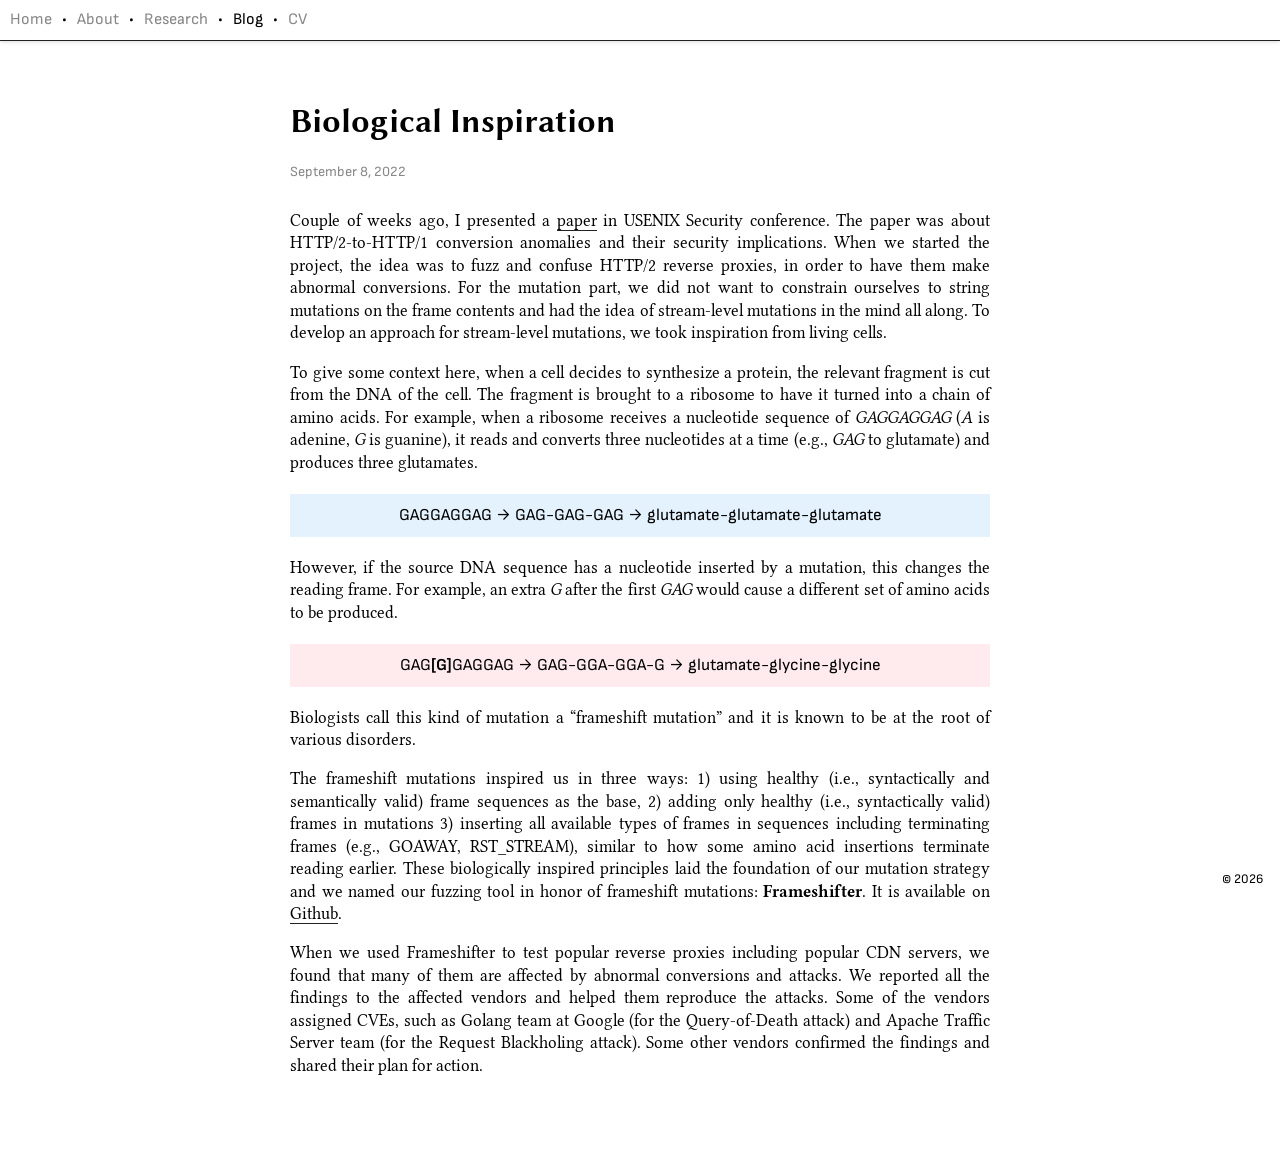
<file: blog/2022/09/biological-inspiration/index.html>
<!DOCTYPE html>
<html lang="en">
<head>
<meta charset="utf-8"/>
<meta name="viewport" content="width=device-width, initial-scale=1"/>
<title>Biological Inspiration &mdash; Bahruz Jabiyev</title>
<link rel="icon" href="../../../../assets/img/favicon.svg" type="image/svg+xml"/>
<link rel="preconnect" href="https://fonts.googleapis.com"/>
<link rel="preconnect" href="https://fonts.gstatic.com" crossorigin/>
<link href="https://fonts.googleapis.com/css2?family=Sofia+Sans:wght@300;400&amp;display=swap" rel="stylesheet"/>
<link rel="stylesheet" href="../../../../assets/css/main.css"/>
<style>
.callout {
  font-family: 'Sofia Sans', 'Helvetica', 'Arial', sans-serif;
  padding: 10px 16px; margin: 1.2em 0;
  text-align: center;
}
.callout.blue { background-color: #e3f2fd; }
.callout.red  { background-color: #ffebee; }
</style>
</head>
<body>
<div id="topmenu"><a href="../../../../">Home</a>&bull;<a href="../../../../about/">About</a>&bull;<a href="../../../../research/">Research</a>&bull;<a href="../../../../blog/" class="active">Blog</a>&bull;<a href="../../../../files/bahruz_cv.pdf">CV</a></div>
<div id="menuspacer"></div>

<div class="readingColumn pleasantReading">
  <h1>Biological Inspiration</h1>
  <div class="postdate">September 8, 2022</div>

  <p>Couple of weeks ago, I presented a <a href="../../../../files/papers/frameshifter.pdf" target="_blank" rel="noopener">paper</a> in USENIX Security conference. The paper was about HTTP/2-to-HTTP/1 conversion anomalies and their security implications. When we started the project, the idea was to fuzz and confuse HTTP/2 reverse proxies, in order to have them make abnormal conversions. For the mutation part, we did not want to constrain ourselves to string mutations on the frame contents and had the idea of stream-level mutations in the mind all along. To develop an approach for stream-level mutations, we took inspiration from living cells.</p>

  <p>To give some context here, when a cell decides to synthesize a protein, the relevant fragment is cut from the DNA of the cell. The fragment is brought to a ribosome to have it turned into a chain of amino acids. For example, when a ribosome receives a nucleotide sequence of <em>GAGGAGGAG</em> (<em>A</em> is adenine, <em>G</em> is guanine), it reads and converts three nucleotides at a time (e.g., <em>GAG</em> to glutamate) and produces three glutamates.</p>

  <div class="callout blue">GAGGAGGAG &rarr; GAG-GAG-GAG &rarr; glutamate-glutamate-glutamate</div>

  <p>However, if the source DNA sequence has a nucleotide inserted by a mutation, this changes the reading frame. For example, an extra <em>G</em> after the first <em>GAG</em> would cause a different set of amino acids to be produced.</p>

  <div class="callout red">GAG<strong>[G]</strong>GAGGAG &rarr; GAG-GGA-GGA-G &rarr; glutamate-glycine-glycine</div>

  <p>Biologists call this kind of mutation a &ldquo;frameshift mutation&rdquo; and it is known to be at the root of various disorders.</p>

  <p>The frameshift mutations inspired us in three ways: 1) using healthy (i.e., syntactically and semantically valid) frame sequences as the base, 2) adding only healthy (i.e., syntactically valid) frames in mutations 3) inserting all available types of frames in sequences including terminating frames (e.g., GOAWAY, RST_STREAM), similar to how some amino acid insertions terminate reading earlier. These biologically inspired principles laid the foundation of our mutation strategy and we named our fuzzing tool in honor of frameshift mutations: <strong>Frameshifter</strong>. It is available on <a href="https://github.com/bahruzjabiyev/frameshifter" target="_blank" rel="noopener">Github</a>.</p>

  <p>When we used Frameshifter to test popular reverse proxies including popular CDN servers, we found that many of them are affected by abnormal conversions and attacks. We reported all the findings to the affected vendors and helped them reproduce the attacks. Some of the vendors assigned CVEs, such as Golang team at Google (for the Query-of-Death attack) and Apache Traffic Server team (for the Request Blackholing attack). Some other vendors confirmed the findings and shared their plan for action.</p>
</div>

<div id="copyright">&copy;&nbsp;2026</div>
</body>
</html>
</file>
<file: assets/css/main.css>
/* bahruz.me — shared styles for interior pages */
/* Serif: Libertinus (successor of Linux Libertine, SIL OFL — see /assets/fonts/OFL.txt) */

@font-face {
  font-family: 'Libertinus Serif';
  src: url('../fonts/LibertinusSerif-Regular.woff2') format('woff2');
  font-weight: normal; font-style: normal; font-display: swap;
}
@font-face {
  font-family: 'Libertinus Serif';
  src: url('../fonts/LibertinusSerif-Bold.woff2') format('woff2');
  font-weight: bold; font-style: normal; font-display: swap;
}
@font-face {
  font-family: 'Libertinus Serif';
  src: url('../fonts/LibertinusSerif-Italic.woff2') format('woff2');
  font-weight: normal; font-style: italic; font-display: swap;
}
@font-face {
  font-family: 'Libertinus Serif';
  src: url('../fonts/LibertinusSerif-BoldItalic.woff2') format('woff2');
  font-weight: bold; font-style: italic; font-display: swap;
}
@font-face {
  font-family: 'Libertinus Sans';
  src: url('../fonts/LibertinusSans-Regular.woff2') format('woff2');
  font-weight: normal; font-style: normal; font-display: swap;
}
@font-face {
  font-family: 'Libertinus Sans';
  src: url('../fonts/LibertinusSans-Bold.woff2') format('woff2');
  font-weight: bold; font-style: normal; font-display: swap;
}

:root {
  --serif: 'Libertinus Serif', 'Times', 'Times New Roman', serif;
  --heading: 'Libertinus Sans', 'Helvetica', 'Arial', sans-serif;
  --sans: 'Sofia Sans', 'Helvetica', 'Arial', sans-serif;
}

html, body {
  margin: 0;
  background-color: #FFFFFF;
  color: #000000;
  font-family: var(--serif);
  font-size: 12.5pt;
  line-height: 1.35;
}

/* ---- fixed top nav ---- */
#topmenu {
  position: fixed; top: 0; left: 0; right: 0;
  padding: 10px;
  text-align: left;
  background-color: #FFFFFF;
  font-family: var(--sans);
  font-size: 16px;
  color: #000000;
  z-index: 1000;
  box-shadow: 0 0 5px rgba(0,0,0,0.2);
  border-bottom: 1px solid #222222;
  height: 20px; line-height: 20px;
  overflow: hidden; text-overflow: ellipsis; white-space: nowrap;
}
#menuspacer { height: 40px; }
#topmenu a { margin: 0 10px; color: #888888; text-decoration: none; border: 0; }
#topmenu a:first-child { margin-left: 0; }
#topmenu a:hover, #topmenu a.active { color: #000000; }

/* ---- copyright chip ---- */
#copyright {
  font-family: var(--sans);
  font-size: 13px;
  position: fixed; bottom: 10px; right: 12px;
  z-index: 1000;
  color: #000000;
  background: rgba(255,255,255,0.75);
  padding: 1px 5px;
}

/* ---- reading text ---- */
.pleasantReading { text-align: justify; }
.pleasantReading a, .pleasantReading a:visited {
  text-decoration: none; color: #000000;
  border-bottom: 1px solid #222222; outline: 0;
}
.pleasantReading a:hover { border-bottom: 2px solid #222222; }
.pleasantReading h1, .pleasantReading h2, .pleasantReading h3,
.pleasantReading h4, .pleasantReading h5, .pleasantReading h6 {
  font-family: var(--heading); text-align: left; line-height: 1.15;
}
.pleasantReading sup { line-height: 1.0; }
.pleasantReading img { max-width: 100%; height: auto; }
.pleasantReading figure { margin: 1.5em 0; text-align: center; }
.pleasantReading figcaption {
  font-size: 11pt; font-style: italic; color: #444444;
  text-align: center; margin-top: 0.5em;
}
.pleasantReading blockquote {
  font-style: italic; margin: 1.5em 2em;
}

/* single centered reading column (blog posts, about) */
.readingColumn {
  max-width: 42em;
  margin: 0 auto;
  padding: 40px 24px 80px 24px;
}
.postdate {
  font-family: var(--sans);
  color: #888888; font-size: 14px;
  margin-bottom: 2em;
}

/* ---- research page: multi-column publication flow ---- */
#pubmain {
  display: grid;
  grid-template-columns: repeat(auto-fit, minmax(min(30em, 100%), 1fr));
  column-gap: 2em; row-gap: 2.5em;
  align-items: start;
  max-width: 100em;
  margin: 60px auto 60px auto; padding: 0 2em;
  text-align: left;
}
#pubmain > div {
  text-align: justify;
}
#pubmain a, #pubmain a:visited {
  text-decoration: none; color: #000000;
  border-bottom: 1px solid #222222; outline: 0;
}
#pubmain a:hover { border-bottom: 2px solid #222222; }
.pubtitle {
  font-size: 24pt; line-height: 1.1; text-align: left;
  font-family: var(--heading);
}
.authors { font-size: 13pt; margin-top: 6pt; text-align: left; }
.pubinfo { font-size: 13pt; font-style: italic; margin-top: 10pt; text-align: left; }
.abstract { margin-top: 8pt; }
.abstract p { margin: 0.5em 0; }
.publinks { margin-top: 6pt; text-align: left; }

/* ---- blog index cards ---- */
#blogindex {
  font-family: var(--sans);
  color: #000000;
  text-align: center;
  padding: 30px 12px 80px 12px;
}
.article {
  position: relative;
  display: block;
  cursor: pointer;
  max-width: 600px;
  margin: 0 auto;
  height: 128px; padding: 5px;
  font-size: 22px;
  color: #000000; text-decoration: none;
  border-left: 1px solid #EEEEEE;
  border-right: 1px solid #EEEEEE;
  border-bottom: 1px solid #EEEEEE;
  overflow: hidden;
}
.article:first-of-type { margin-top: 20px; border-top: 1px solid #EEEEEE; }
.article:hover { border: 2px solid #222222; padding: 3px 4px 4px 4px; }
.article:first-of-type:hover { padding-top: 4px; }
.article .centerText {
  position: relative; display: block;
  top: 50%; transform: translateY(-50%);
  margin: 0 10px;
}
.article .date {
  font-size: 16px; margin-top: 10px;
  display: inline-block; color: #888888;
}
.article:nth-of-type(2n)   .centerText { text-align: right; }
.article:nth-of-type(2n+1) .centerText { text-align: left; }
.article:nth-of-type(2n)   img { float: right; height: 128px; margin-left: 20px; }
.article:nth-of-type(2n+1) img { float: left;  height: 128px; margin-right: 20px; }

@media (max-width: 560px) {
  .article { height: auto; min-height: 96px; font-size: 18px; }
  .article img { height: 96px !important; }
}
</file>
